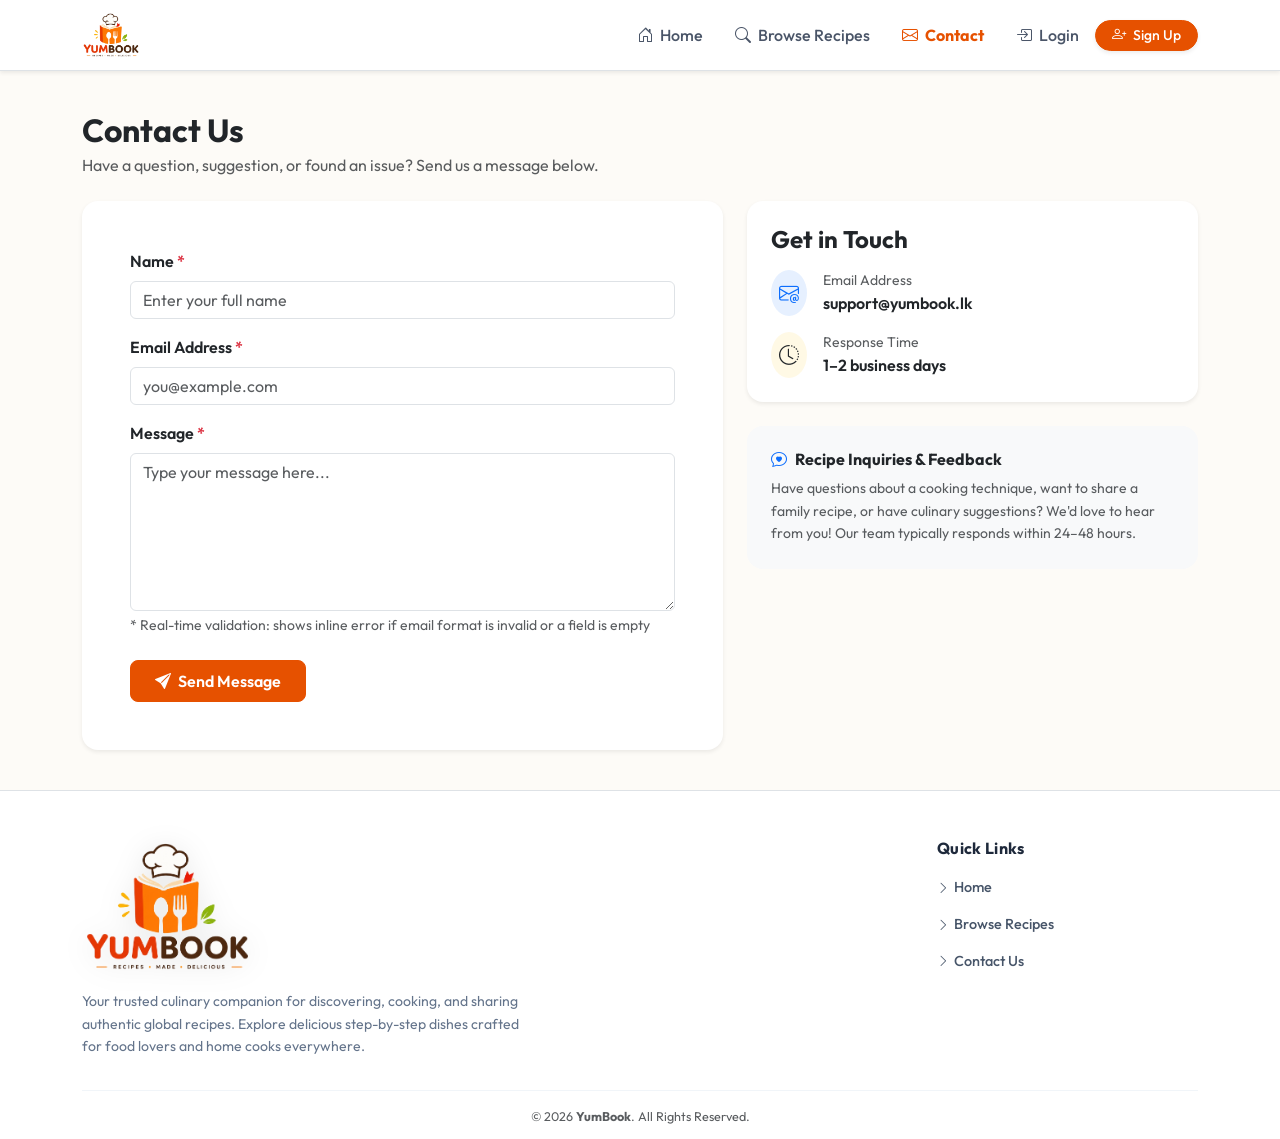
<file: contact.html>
<!DOCTYPE html>
<html lang="en">
<head>
    <meta charset="UTF-8">
    <meta name="viewport" content="width=device-width, initial-scale=1.0">
    <title>Contact Us - YumBook</title>
    
    <!-- Google Fonts -->
    <link rel="preconnect" href="https://fonts.googleapis.com">
    <link rel="preconnect" href="https://fonts.gstatic.com" crossorigin>
    <link href="https://fonts.googleapis.com/css2?family=Outfit:wght@400;500;600;700;800&family=Inter:wght@400;500;600&display=swap" rel="stylesheet">
    
    <!-- Bootstrap 5 CSS -->
    <link href="https://cdn.jsdelivr.net/npm/bootstrap@5.3.3/dist/css/bootstrap.min.css" rel="stylesheet">
    
    <!-- Bootstrap Icons -->
    <link rel="stylesheet" href="https://cdn.jsdelivr.net/npm/bootstrap-icons@1.11.3/font/bootstrap-icons.min.css">
    
    <!-- Custom CSS -->
    <link rel="stylesheet" href="assets/css/style.css?v=15.0">
</head>
<body>

    <!-- Main Navigation Bar -->
    <nav class="navbar navbar-expand-lg navbar-light bg-white border-bottom shadow-sm sticky-top">
        <div class="container">
            <a class="navbar-brand d-flex align-items-center py-1" href="index.html">
                <img src="assets/images/logo-clean.png" alt="YumBook Logo" class="navbar-brand-logo">
            </a>
            
            <button class="navbar-toggler border-0" type="button" data-bs-toggle="collapse" data-bs-target="#navbarMain" aria-controls="navbarMain" aria-expanded="false" aria-label="Toggle navigation">
                <span class="navbar-toggler-icon"></span>
            </button>
            
            <div class="collapse navbar-collapse" id="navbarMain">
                <ul class="navbar-nav ms-auto mb-2 mb-lg-0 align-items-lg-center gap-lg-3">
                    <li class="nav-item">
                        <a class="nav-link" href="index.html">
                            <i class="bi bi-house-door me-1"></i> Home
                        </a>
                    </li>
                    <li class="nav-item">
                        <a class="nav-link" href="recipes.html">
                            <i class="bi bi-search me-1"></i> Browse Recipes
                        </a>
                    </li>
                    <li class="nav-item">
                        <a class="nav-link active fw-bold" href="contact.html">
                            <i class="bi bi-envelope me-1"></i> Contact
                        </a>
                    </li>
                </ul>
            </div>
        </div>
    </nav>

    <main class="py-4">
        <div class="container py-3">
            <!-- Page Header (Matches Wireframe 7.3) -->
            <div class="mb-4">
                <h1 class="h2 fw-bold text-dark mb-1">Contact Us</h1>
                <p class="text-muted">Have a question, suggestion, or found an issue? Send us a message below.</p>
            </div>

            <!-- Confirmation Success Message Area (Matches Wireframe 7.3) -->
            <div id="confirmationAlert" class="alert alert-success alert-dismissible fade show shadow-sm mb-4" style="display: none;" role="alert">
                <div class="d-flex align-items-center gap-2">
                    <i class="bi bi-check-circle-fill fs-4 text-success"></i>
                    <div>
                        <strong>Message Delivered!</strong><br>
                        Thank you for reaching out! Your message has been sent successfully. We will get back to you shortly.
                    </div>
                </div>
                <button type="button" class="btn-close" onclick="this.parentElement.style.display='none'"></button>
            </div>

            <div class="row g-4">
                <!-- Contact Form Column (Matches Wireframe 7.3) -->
                <div class="col-lg-7">
                    <div class="card border-0 shadow-sm rounded-4 p-4 p-md-5">
                        <form id="contactForm" novalidate>
                            <!-- Name Input -->
                            <div class="mb-3">
                                <label for="name" class="form-label fw-semibold">Name <span class="text-danger">*</span></label>
                                <input type="text" class="form-control" id="name" placeholder="Enter your full name" required>
                                <div class="invalid-feedback">Please enter your name (at least 2 characters).</div>
                            </div>

                            <!-- Email Input -->
                            <div class="mb-3">
                                <label for="email" class="form-label fw-semibold">Email Address <span class="text-danger">*</span></label>
                                <input type="email" class="form-control" id="email" placeholder="you@example.com" required>
                                <div class="invalid-feedback">Please enter a valid email address.</div>
                            </div>

                            <!-- Message Textarea -->
                            <div class="mb-4">
                                <label for="message" class="form-label fw-semibold">Message <span class="text-danger">*</span></label>
                                <textarea class="form-control" id="message" rows="6" placeholder="Type your message here..." required></textarea>
                                <div class="invalid-feedback">Message must be at least 10 characters long.</div>
                                <div class="form-text small text-muted">* Real-time validation: shows inline error if email format is invalid or a field is empty</div>
                            </div>

                            <button type="submit" class="btn btn-primary px-4 py-2 fw-semibold" id="sendMsgBtn">
                                <i class="bi bi-send-fill me-1"></i> Send Message
                            </button>
                        </form>
                    </div>
                </div>

                <!-- Get in Touch Info Panel Column (Matches Wireframe 7.3) -->
                <div class="col-lg-5">
                    <div class="card border-0 shadow-sm rounded-4 p-4 mb-4">
                        <h4 class="fw-bold mb-3">Get in Touch</h4>
                        
                        <div class="d-flex align-items-start gap-3 mb-3">
                            <div class="bg-primary bg-opacity-10 text-primary p-2 rounded-circle">
                                <i class="bi bi-envelope-at fs-5"></i>
                            </div>
                            <div>
                                <div class="text-muted small">Email Address</div>
                                <a href="mailto:support@yumbook.lk" class="fw-semibold text-decoration-none text-dark">
                                    support@yumbook.lk
                                </a>
                            </div>
                        </div>

                        <div class="d-flex align-items-start gap-3 mb-0">
                            <div class="bg-warning bg-opacity-10 text-warning p-2 rounded-circle">
                                <i class="bi bi-clock-history fs-5 text-dark"></i>
                            </div>
                            <div>
                                <div class="text-muted small">Response Time</div>
                                <div class="fw-semibold text-dark">1–2 business days</div>
                            </div>
                        </div>
                    </div>

                    <!-- Recipe Inquiries & Help Card -->
                    <div class="card border-0 bg-light rounded-4 p-4">
                        <h6 class="fw-bold mb-2 text-dark">
                            <i class="bi bi-chat-heart text-primary me-2"></i>Recipe Inquiries &amp; Feedback
                        </h6>
                        <p class="small text-muted mb-0" style="line-height: 1.6;">
                            Have questions about a cooking technique, want to share a family recipe, or have culinary suggestions? We'd love to hear from you! Our team typically responds within 24–48 hours.
                        </p>
                    </div>
                </div>
            </div>
        </div>
    </main>

    <!-- Enhanced Modern Footer -->
    <footer class="site-footer border-top">
        <div class="container">
            <div class="row g-4 justify-content-between">
                <!-- Brand & Description -->
                <div class="col-lg-5 col-md-6 text-center text-md-start">
                    <a href="index.html" class="d-inline-block mb-3 text-decoration-none">
                        <img src="assets/images/logo-clean.png" alt="YumBook Logo" class="footer-brand-logo">
                    </a>
                    <p class="footer-brand-desc mb-0">
                        Your trusted culinary companion for discovering, cooking, and sharing authentic global recipes. Explore delicious step-by-step dishes crafted for food lovers and home cooks everywhere.
                    </p>
                </div>

                <!-- Navigation Links: Quick Links -->
                <div class="col-lg-3 col-md-4 text-center text-md-start ms-md-auto">
                    <h6 class="footer-section-title">Quick Links</h6>
                    <ul class="footer-nav-links list-unstyled mb-0">
                        <li>
                            <a href="index.html" class="footer-link">
                                <i class="bi bi-chevron-right small me-1"></i>Home
                            </a>
                        </li>
                        <li>
                            <a href="recipes.html" class="footer-link">
                                <i class="bi bi-chevron-right small me-1"></i>Browse Recipes
                            </a>
                        </li>
                        <li>
                            <a href="contact.html" class="footer-link">
                                <i class="bi bi-chevron-right small me-1"></i>Contact Us
                            </a>
                        </li>
                    </ul>
                </div>
            </div>

            <!-- Copyright Section -->
            <div class="footer-bottom text-center">
                <p class="text-muted small mb-0">
                    &copy; 2026 <strong>YumBook</strong>. All Rights Reserved.
                </p>
            </div>
        </div>
    </footer>

    <!-- Floating Scroll-to-Top Button -->
    <button type="button" id="floatingBackToTop" class="floating-back-to-top" aria-label="Scroll to top">
        <i class="bi bi-arrow-up"></i>
    </button>

    <!-- Bootstrap 5 Bundle JS -->
    <script src="https://cdn.jsdelivr.net/npm/bootstrap@5.3.3/dist/js/bootstrap.bundle.min.js"></script>
    
    <!-- Application Scripts -->
    <script src="assets/js/recipes-data.js?v=18.0"></script>
    <script src="assets/js/app-store.js?v=15.0"></script>
    <script src="assets/js/main.js"></script>
    <script>
        document.addEventListener('DOMContentLoaded', () => {
            const form = document.getElementById('contactForm');
            const nameInput = document.getElementById('name');
            const emailInput = document.getElementById('email');
            const messageInput = document.getElementById('message');
            const alertBox = document.getElementById('confirmationAlert');

            function isValidEmail(email) {
                return /^[^\s@]+@[^\s@]+\.[^\s@]+$/.test(email.toLowerCase());
            }

            function validateField(input, condition, feedbackMsg) {
                const feedback = input.nextElementSibling;
                if (condition) {
                    input.classList.remove('is-invalid');
                    input.classList.add('is-valid');
                    return true;
                } else {
                    input.classList.remove('is-valid');
                    input.classList.add('is-invalid');
                    if (feedback && feedback.classList.contains('invalid-feedback')) {
                        feedback.textContent = feedbackMsg;
                    }
                    return false;
                }
            }

            nameInput.addEventListener('input', () => validateField(nameInput, nameInput.value.trim().length >= 2, 'Please enter your name (at least 2 characters).'));
            emailInput.addEventListener('input', () => validateField(emailInput, isValidEmail(emailInput.value.trim()), 'Please enter a valid email address.'));
            messageInput.addEventListener('input', () => validateField(messageInput, messageInput.value.trim().length >= 10, 'Message must be at least 10 characters long.'));

            form.addEventListener('submit', (e) => {
                e.preventDefault();
                const isNameValid = validateField(nameInput, nameInput.value.trim().length >= 2, 'Please enter your name (at least 2 characters).');
                const isEmailValid = validateField(emailInput, isValidEmail(emailInput.value.trim()), 'Please enter a valid email address.');
                const isMsgValid = validateField(messageInput, messageInput.value.trim().length >= 10, 'Message must be at least 10 characters long.');

                if (isNameValid && isEmailValid && isMsgValid) {
                    saveContactMessage(nameInput.value.trim(), emailInput.value.trim(), messageInput.value.trim());
                    alertBox.style.display = 'block';
                    alertBox.scrollIntoView({ behavior: 'smooth' });
                    form.reset();
                    [nameInput, emailInput, messageInput].forEach(el => el.classList.remove('is-valid'));
                }
            });
        });
    </script>
</body>
</html>
</file>
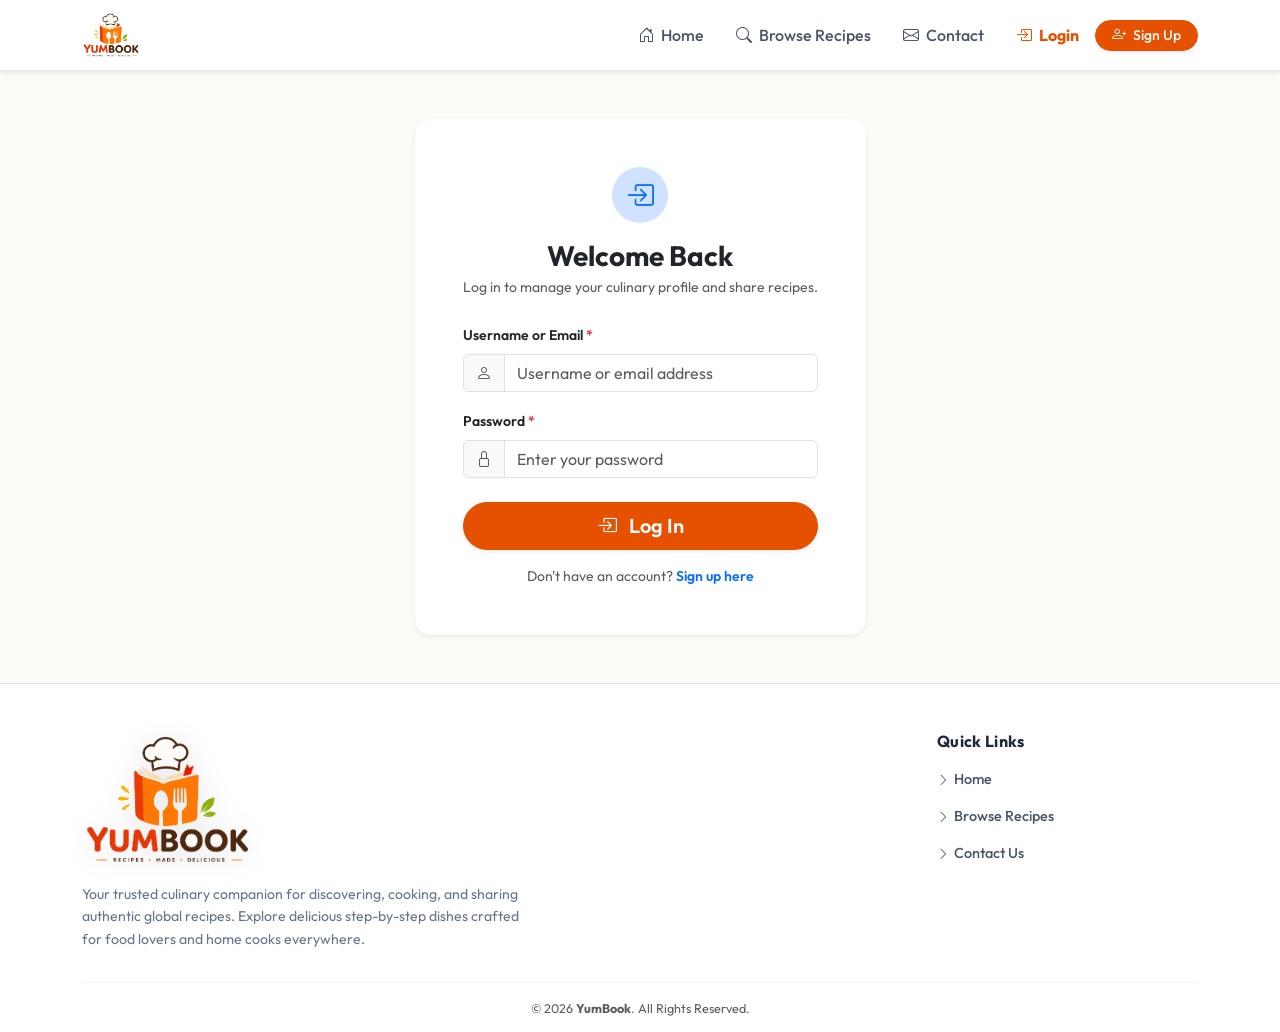
<file: dashboard.html>
<!DOCTYPE html>
<html lang="en">
<head>
    <meta charset="UTF-8">
    <meta name="viewport" content="width=device-width, initial-scale=1.0">
    <title>My Dashboard - YumBook</title>
    
    <!-- Google Fonts -->
    <link rel="preconnect" href="https://fonts.googleapis.com">
    <link rel="preconnect" href="https://fonts.gstatic.com" crossorigin>
    <link href="https://fonts.googleapis.com/css2?family=Outfit:wght@400;500;600;700;800&family=Inter:wght@400;500;600&display=swap" rel="stylesheet">
    
    <!-- Bootstrap 5 CSS -->
    <link href="https://cdn.jsdelivr.net/npm/bootstrap@5.3.3/dist/css/bootstrap.min.css" rel="stylesheet">
    
    <!-- Bootstrap Icons -->
    <link rel="stylesheet" href="https://cdn.jsdelivr.net/npm/bootstrap-icons@1.11.3/font/bootstrap-icons.min.css">
    
    <!-- Custom CSS -->
    <link rel="stylesheet" href="assets/css/style.css">
</head>
<body>

    <!-- Main Navigation Bar -->
    <nav class="navbar navbar-expand-lg navbar-light bg-white border-bottom shadow-sm sticky-top">
        <div class="container">
            <a class="navbar-brand d-flex align-items-center py-1" href="index.html">
                <img src="assets/images/logo-clean.png" alt="YumBook Logo" class="navbar-brand-logo">
            </a>
            
            <button class="navbar-toggler border-0" type="button" data-bs-toggle="collapse" data-bs-target="#navbarMain" aria-controls="navbarMain" aria-expanded="false" aria-label="Toggle navigation">
                <span class="navbar-toggler-icon"></span>
            </button>
            
            <div class="collapse navbar-collapse" id="navbarMain">
                <ul class="navbar-nav ms-auto mb-2 mb-lg-0 align-items-lg-center gap-lg-3">
                    <li class="nav-item">
                        <a class="nav-link" href="index.html">
                            <i class="bi bi-house-door me-1"></i> Home
                        </a>
                    </li>
                    <li class="nav-item">
                        <a class="nav-link" href="recipes.html">
                            <i class="bi bi-search me-1"></i> Browse Recipes
                        </a>
                    </li>
                    <li class="nav-item">
                        <a class="nav-link" href="contact.html">
                            <i class="bi bi-envelope me-1"></i> Contact
                        </a>
                    </li>
                </ul>
            </div>
        </div>
    </nav>

    <main class="py-4">
        <div class="container py-3">
            <!-- User Profile Header Banner -->
            <div class="card border-0 shadow-sm rounded-4 bg-primary text-white mb-4 overflow-hidden">
                <div class="card-body p-4 p-md-5 position-relative">
                    <div class="row align-items-center">
                        <div class="col-md-8">
                            <div class="d-flex align-items-center gap-3 mb-2">
                                <div id="userAvatar" class="rounded-circle bg-white text-primary d-flex align-items-center justify-content-center shadow" style="width: 64px; height: 64px; font-size: 1.8rem; font-weight: 700;">
                                    U
                                </div>
                                <div>
                                    <h1 class="h2 fw-bold mb-0 text-white" id="profileName">User Name</h1>
                                    <div class="opacity-75 small">
                                        <span class="badge bg-white text-primary me-2" id="profileUsername">@username</span>
                                        <span><i class="bi bi-envelope me-1"></i><span id="profileEmail">user@example.com</span></span>
                                    </div>
                                </div>
                            </div>
                            <p class="mb-0 mt-3 text-white-50">
                                Welcome to your creator dashboard. Here you can submit authentic homemade recipes, monitor feedback, and manage your culinary creations.
                            </p>
                        </div>
                        <div class="col-md-4 mt-3 mt-md-0 text-md-end">
                            <a href="#newRecipeCard" class="btn btn-light btn-lg rounded-pill fw-semibold shadow-sm text-primary">
                                <i class="bi bi-plus-circle me-1"></i> Add New Recipe
                            </a>
                        </div>
                    </div>
                </div>
            </div>

            <!-- Quick Stats Cards -->
            <div class="row g-3 mb-4">
                <div class="col-sm-6 col-lg-3">
                    <div class="card border-0 shadow-sm rounded-4 h-100">
                        <div class="card-body d-flex align-items-center p-3">
                            <div class="rounded-circle bg-primary-subtle text-primary p-3 me-3">
                                <i class="bi bi-journal-bookmark-fill fs-3"></i>
                            </div>
                            <div>
                                <div class="text-muted small">My Recipes</div>
                                <div class="fs-4 fw-bold" id="myRecipesCount">0</div>
                            </div>
                        </div>
                    </div>
                </div>
                <div class="col-sm-6 col-lg-3">
                    <div class="card border-0 shadow-sm rounded-4 h-100">
                        <div class="card-body d-flex align-items-center p-3">
                            <div class="rounded-circle bg-success-subtle text-success p-3 me-3">
                                <i class="bi bi-star-fill fs-3"></i>
                            </div>
                            <div>
                                <div class="text-muted small">Account Status</div>
                                <div class="fs-5 fw-bold text-success">Verified Cook</div>
                            </div>
                        </div>
                    </div>
                </div>
                <div class="col-sm-6 col-lg-3">
                    <div class="card border-0 shadow-sm rounded-4 h-100">
                        <div class="card-body d-flex align-items-center p-3">
                            <div class="rounded-circle bg-warning-subtle text-warning p-3 me-3">
                                <i class="bi bi-calendar-check fs-3"></i>
                            </div>
                            <div>
                                <div class="text-muted small">Member Since</div>
                                <div class="fs-6 fw-bold" id="profileMemberSince">Jan 2026</div>
                            </div>
                        </div>
                    </div>
                </div>
                <div class="col-sm-6 col-lg-3">
                    <div class="card border-0 shadow-sm rounded-4 h-100">
                        <div class="card-body d-flex align-items-center p-3">
                            <div class="rounded-circle bg-info-subtle text-info p-3 me-3">
                                <i class="bi bi-globe-americas fs-3"></i>
                            </div>
                            <div>
                                <div class="text-muted small">Community Recipes</div>
                                <div class="fs-4 fw-bold">100+</div>
                            </div>
                        </div>
                    </div>
                </div>
            </div>

            <div id="recipeSuccessAlert" class="alert alert-success alert-dismissible fade show rounded-3 shadow-sm mb-4" style="display: none;" role="alert">
                <i class="bi bi-check-circle-fill me-2"></i>
                <span id="recipeSuccessAlertText">Recipe published successfully!</span>
                <button type="button" class="btn-close" onclick="this.parentElement.style.display='none'"></button>
            </div>

            <div class="row g-4">
                <!-- Add New Recipe Form -->
                <div class="col-lg-6" id="newRecipeCard">
                    <div class="card border-0 shadow-sm rounded-4 h-100">
                        <div class="card-header bg-white border-bottom p-4">
                            <div class="d-flex align-items-center gap-2">
                                <i class="bi bi-pencil-square text-primary fs-4"></i>
                                <h2 class="h5 fw-bold mb-0">Share a New Recipe</h2>
                            </div>
                            <p class="text-muted small mb-0 mt-1">Submit your dish to the YumBook recipe collection.</p>
                        </div>
                        <div class="card-body p-4">
                            <form id="addRecipeForm" novalidate>
                                <div class="mb-3">
                                    <label for="recipeTitle" class="form-label fw-semibold small">Recipe Title <span class="text-danger">*</span></label>
                                    <input type="text" class="form-control" id="recipeTitle" placeholder="e.g. Traditional Sri Lankan Kothu Roti" required minlength="3">
                                </div>

                                <div class="row g-3 mb-3">
                                    <div class="col-md-6">
                                        <label for="recipeCategory" class="form-label fw-semibold small">Category <span class="text-danger">*</span></label>
                                        <select class="form-select" id="recipeCategory" required>
                                            <option value="" selected disabled>Select category...</option>
                                            <option value="Breakfast">Breakfast</option>
                                            <option value="Lunch">Lunch</option>
                                            <option value="Dinner">Dinner</option>
                                            <option value="Dessert">Dessert</option>
                                            <option value="Vegan">Vegan</option>
                                            <option value="Beverages">Beverages</option>
                                        </select>
                                    </div>
                                    <div class="col-md-6">
                                        <label for="recipeTime" class="form-label fw-semibold small">Cooking Time (minutes) <span class="text-danger">*</span></label>
                                        <input type="number" class="form-control" id="recipeTime" placeholder="e.g. 35" min="1" max="1440" required>
                                    </div>
                                </div>

                                <div class="row g-3 mb-3">
                                    <div class="col-md-6">
                                        <label for="recipeOrigin" class="form-label fw-semibold small">Country / Origin</label>
                                        <input type="text" class="form-control" id="recipeOrigin" placeholder="e.g. Sri Lanka, Italy, Mexico">
                                    </div>
                                    <div class="col-md-6">
                                        <label for="recipeImageUrl" class="form-label fw-semibold small">Image URL (Optional)</label>
                                        <input type="url" class="form-control" id="recipeImageUrl" placeholder="https://example.com/photo.jpg">
                                    </div>
                                </div>

                                <div class="mb-3">
                                    <label for="recipeIngredients" class="form-label fw-semibold small">Ingredients <span class="text-danger">*</span></label>
                                    <textarea class="form-control font-monospace small" id="recipeIngredients" rows="5" placeholder="Enter each ingredient on a new line:&#10;2 cups basmati rice&#10;1 tsp turmeric powder&#10;400ml coconut milk" required></textarea>
                                    <div class="form-text small">Enter each ingredient on its own separate line.</div>
                                </div>

                                <div class="mb-4">
                                    <label for="recipeSteps" class="form-label fw-semibold small">Preparation Steps / Instructions <span class="text-danger">*</span></label>
                                    <textarea class="form-control small" id="recipeSteps" rows="6" placeholder="Step 1: Wash and rinse rice until water runs clear...&#10;Step 2: Heat ghee in a deep clay pot over medium flame...&#10;Step 3: Simmer gently for 20 minutes until fluffy." required></textarea>
                                    <div class="form-text small">Explain each step clearly with tips and timing cues.</div>
                                </div>

                                <div class="d-grid">
                                    <button type="submit" class="btn btn-primary btn-lg rounded-pill fw-semibold shadow-sm">
                                        <i class="bi bi-cloud-arrow-up me-2"></i> Publish Recipe
                                    </button>
                                </div>
                            </form>
                        </div>
                    </div>
                </div>

                <!-- My Recipes List -->
                <div class="col-lg-6">
                    <div class="card border-0 shadow-sm rounded-4 h-100">
                        <div class="card-header bg-white border-bottom p-4 d-flex align-items-center justify-content-between">
                            <div>
                                <h2 class="h5 fw-bold mb-0">My Submitted Recipes</h2>
                                <p class="text-muted small mb-0 mt-1">Dishes published under your account.</p>
                            </div>
                            <span class="badge bg-primary rounded-pill px-3 py-2" id="myRecipesBadge">0 Published</span>
                        </div>
                        <div class="card-body p-4" id="myRecipesContainer">
                            <!-- Populated dynamically via JS -->
                        </div>
                    </div>
                </div>
            </div>
        </div>
    </main>

    <!-- Enhanced Modern Footer -->
    <footer class="site-footer border-top">
        <div class="container">
            <div class="row g-4 justify-content-between">
                <div class="col-lg-5 col-md-6 text-center text-md-start">
                    <a href="index.html" class="d-inline-block mb-3 text-decoration-none">
                        <img src="assets/images/logo-clean.png" alt="YumBook Logo" class="footer-brand-logo">
                    </a>
                    <p class="footer-brand-desc mb-0">
                        Your trusted culinary companion for discovering, cooking, and sharing authentic global recipes. Explore delicious step-by-step dishes crafted for food lovers and home cooks everywhere.
                    </p>
                </div>
                <div class="col-lg-3 col-md-4 text-center text-md-start ms-md-auto">
                    <h6 class="footer-section-title">Quick Links</h6>
                    <ul class="footer-nav-links list-unstyled mb-0">
                        <li><a href="index.html" class="footer-link"><i class="bi bi-chevron-right small me-1"></i>Home</a></li>
                        <li><a href="recipes.html" class="footer-link"><i class="bi bi-chevron-right small me-1"></i>Browse Recipes</a></li>
                        <li><a href="contact.html" class="footer-link"><i class="bi bi-chevron-right small me-1"></i>Contact Us</a></li>
                    </ul>
                </div>
            </div>
            <div class="footer-bottom text-center">
                <p class="text-muted small mb-0">&copy; 2026 <strong>YumBook</strong>. All Rights Reserved.</p>
            </div>
        </div>
    </footer>

    <!-- Bootstrap 5 Bundle JS -->
    <script src="https://cdn.jsdelivr.net/npm/bootstrap@5.3.3/dist/js/bootstrap.bundle.min.js"></script>
    <script src="assets/js/recipes-data.js?v=18.0"></script>
    <script src="assets/js/app-store.js?v=15.0"></script>
    <script src="assets/js/main.js"></script>
    <script>
        document.addEventListener('DOMContentLoaded', () => {
            const user = window.getCurrentUser();
            if (!user) {
                window.location.href = 'login.html';
                return;
            }

            // Populate user profile info
            document.getElementById('profileName').textContent = user.name || 'YumBook Chef';
            document.getElementById('profileUsername').textContent = '@' + (user.username || 'chef');
            document.getElementById('profileEmail').textContent = user.email || 'chef@yumbook.lk';
            document.getElementById('userAvatar').textContent = (user.name || 'U').charAt(0).toUpperCase();

            function loadMyRecipes() {
                const allRecipes = getAllRecipes();
                const myRecipes = allRecipes.filter(r => (r.author_name === user.name) || (r.user_id === user.id));

                document.getElementById('myRecipesCount').textContent = myRecipes.length;
                document.getElementById('myRecipesBadge').textContent = myRecipes.length + ' Published';

                const container = document.getElementById('myRecipesContainer');
                if (myRecipes.length === 0) {
                    container.innerHTML = `
                        <div class="text-center py-5">
                            <div class="bg-light rounded-circle d-inline-flex align-items-center justify-content-center mb-3" style="width: 72px; height: 72px;">
                                <i class="bi bi-egg-fried text-muted fs-2"></i>
                            </div>
                            <h3 class="h6 fw-bold">No Recipes Published Yet</h3>
                            <p class="text-muted small mx-auto" style="max-width: 320px;">
                                You haven't added any recipes yet. Use the form on the left to submit your first delicious recipe!
                            </p>
                        </div>
                    `;
                } else {
                    container.innerHTML = `
                        <div class="list-group list-group-flush gap-3">
                            ${myRecipes.map(recipe => `
                                <div class="list-group-item p-3 border rounded-3 d-flex gap-3 align-items-center">
                                    <img src="${recipe.image_url || 'assets/images/recipes/recipe-placeholder.jpg'}" 
                                         alt="${recipe.title}" 
                                         class="rounded-3 object-fit-cover shadow-sm flex-shrink-0" 
                                         style="width: 80px; height: 80px;"
                                         onerror="this.onerror=null;this.src='assets/images/recipes/recipe-placeholder.jpg';">
                                    <div class="flex-grow-1 min-w-0">
                                        <div class="d-flex align-items-center gap-2 mb-1 flex-wrap">
                                            <span class="badge bg-primary rounded-pill small">${recipe.category}</span>
                                            <span class="text-muted small"><i class="bi bi-clock me-1"></i>${recipe.cooking_time} mins</span>
                                            <span class="text-muted small"><i class="bi bi-geo-alt me-1"></i>${recipe.origin || 'Global'}</span>
                                        </div>
                                        <h4 class="h6 fw-bold text-truncate mb-1">${recipe.title}</h4>
                                        <div class="small text-warning">
                                            <i class="bi bi-star-fill"></i> ${(recipe.avg_rating || 5.0).toFixed(1)} 
                                            <span class="text-muted small">(${recipe.rating_count || 1})</span>
                                        </div>
                                    </div>
                                    <div class="flex-shrink-0">
                                        <a href="recipe-detail.html?id=${recipe.id}" class="btn btn-outline-primary btn-sm rounded-pill" title="View recipe">
                                            <i class="bi bi-eye"></i>
                                        </a>
                                    </div>
                                </div>
                            `).join('')}
                        </div>
                    `;
                }
            }

            loadMyRecipes();

            // Recipe Submission Form
            const form = document.getElementById('addRecipeForm');
            form.addEventListener('submit', (e) => {
                e.preventDefault();
                const title = document.getElementById('recipeTitle').value.trim();
                const category = document.getElementById('recipeCategory').value;
                const cooking_time = parseInt(document.getElementById('recipeTime').value);
                const origin = document.getElementById('recipeOrigin').value.trim() || 'Global';
                const image_url = document.getElementById('recipeImageUrl').value.trim() || 'assets/images/recipes/recipe-placeholder.jpg';
                const ingredients = document.getElementById('recipeIngredients').value.trim();
                const steps = document.getElementById('recipeSteps').value.trim();

                if (!title || !category || isNaN(cooking_time) || !ingredients || !steps) {
                    alert('Please complete all required fields.');
                    return;
                }

                const newRecipe = {
                    id: Date.now(),
                    user_id: user.id,
                    author_name: user.name || user.username,
                    title: title,
                    category: category,
                    origin: origin,
                    cooking_time: cooking_time,
                    image_url: image_url,
                    ingredients: ingredients,
                    steps: steps,
                    instructions: steps,
                    avg_rating: 5.0,
                    rating_count: 1
                };

                // Save to app store in localStorage
                const allRecipes = getAllRecipes();
                allRecipes.unshift(newRecipe);
                localStorage.setItem(STORAGE_KEYS.RECIPES, JSON.stringify(allRecipes));

                form.reset();
                const alertEl = document.getElementById('recipeSuccessAlert');
                document.getElementById('recipeSuccessAlertText').innerHTML = `Recipe <strong>${title}</strong> was successfully published and added to the catalog!`;
                alertEl.style.display = 'block';
                alertEl.scrollIntoView({ behavior: 'smooth' });

                loadMyRecipes();
            });
        });
    </script>
</body>
</html>
</file>
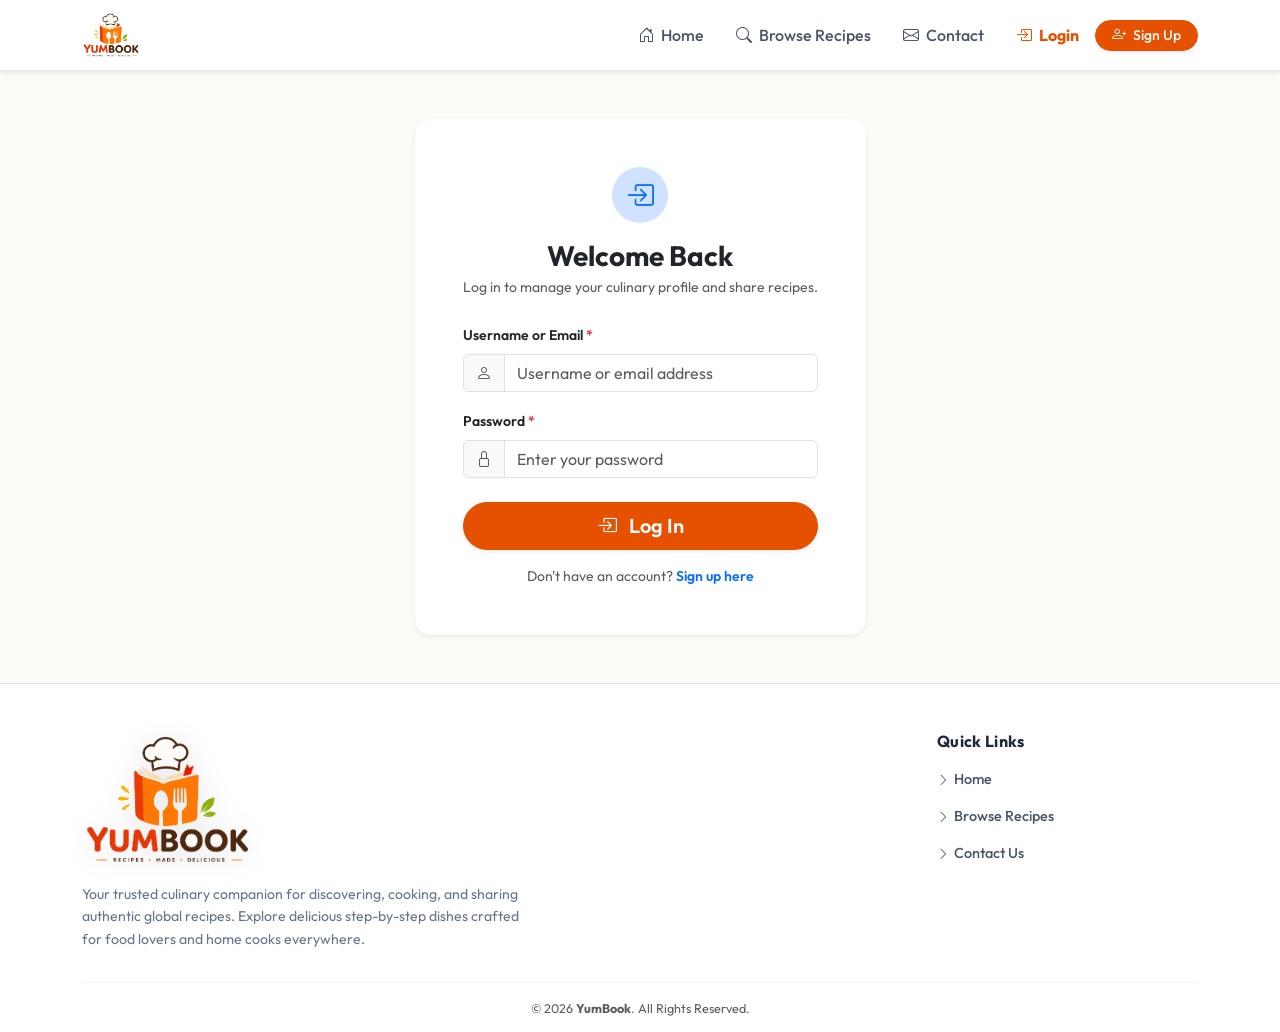
<file: login.html>
<!DOCTYPE html>
<html lang="en">
<head>
    <meta charset="UTF-8">
    <meta name="viewport" content="width=device-width, initial-scale=1.0">
    <title>Login - YumBook</title>
    
    <!-- Google Fonts -->
    <link rel="preconnect" href="https://fonts.googleapis.com">
    <link rel="preconnect" href="https://fonts.gstatic.com" crossorigin>
    <link href="https://fonts.googleapis.com/css2?family=Outfit:wght@400;500;600;700;800&family=Inter:wght@400;500;600&display=swap" rel="stylesheet">
    
    <!-- Bootstrap 5 CSS -->
    <link href="https://cdn.jsdelivr.net/npm/bootstrap@5.3.3/dist/css/bootstrap.min.css" rel="stylesheet">
    
    <!-- Bootstrap Icons -->
    <link rel="stylesheet" href="https://cdn.jsdelivr.net/npm/bootstrap-icons@1.11.3/font/bootstrap-icons.min.css">
    
    <!-- Custom CSS -->
    <link rel="stylesheet" href="assets/css/style.css">
</head>
<body>

    <!-- Main Navigation Bar -->
    <nav class="navbar navbar-expand-lg navbar-light bg-white border-bottom shadow-sm sticky-top">
        <div class="container">
            <a class="navbar-brand d-flex align-items-center py-1" href="index.html">
                <img src="assets/images/logo-clean.png" alt="YumBook Logo" class="navbar-brand-logo">
            </a>
            
            <button class="navbar-toggler border-0" type="button" data-bs-toggle="collapse" data-bs-target="#navbarMain" aria-controls="navbarMain" aria-expanded="false" aria-label="Toggle navigation">
                <span class="navbar-toggler-icon"></span>
            </button>
            
            <div class="collapse navbar-collapse" id="navbarMain">
                <ul class="navbar-nav ms-auto mb-2 mb-lg-0 align-items-lg-center gap-lg-3">
                    <li class="nav-item">
                        <a class="nav-link" href="index.html">
                            <i class="bi bi-house-door me-1"></i> Home
                        </a>
                    </li>
                    <li class="nav-item">
                        <a class="nav-link" href="recipes.html">
                            <i class="bi bi-search me-1"></i> Browse Recipes
                        </a>
                    </li>
                    <li class="nav-item">
                        <a class="nav-link" href="contact.html">
                            <i class="bi bi-envelope me-1"></i> Contact
                        </a>
                    </li>
                </ul>
            </div>
        </div>
    </nav>

    <main class="py-5">
        <div class="container">
            <div class="row justify-content-center">
                <div class="col-md-6 col-lg-5">
                    <div class="card shadow-sm border-0 rounded-4">
                        <div class="card-body p-4 p-md-5">
                            <div class="text-center mb-4">
                                <div class="d-inline-flex align-items-center justify-content-center bg-primary-subtle text-primary rounded-circle mb-3" style="width: 56px; height: 56px;">
                                    <i class="bi bi-box-arrow-in-right fs-3"></i>
                                </div>
                                <h1 class="h3 fw-bold mb-1">Welcome Back</h1>
                                <p class="text-muted small">Log in to manage your culinary profile and share recipes.</p>
                            </div>

                            <div id="loginAlert" class="alert alert-danger alert-dismissible fade show" style="display: none;" role="alert">
                                <i class="bi bi-exclamation-circle-fill me-2"></i>
                                <span id="loginAlertText"></span>
                                <button type="button" class="btn-close" onclick="this.parentElement.style.display='none'"></button>
                            </div>

                            <form id="loginForm" novalidate>
                                <div class="mb-3">
                                    <label for="login_identifier" class="form-label fw-semibold small">Username or Email <span class="text-danger">*</span></label>
                                    <div class="input-group">
                                        <span class="input-group-text bg-light text-muted"><i class="bi bi-person"></i></span>
                                        <input type="text" class="form-control" id="login_identifier" placeholder="Username or email address" required>
                                    </div>
                                </div>

                                <div class="mb-4">
                                    <label for="password" class="form-label fw-semibold small">Password <span class="text-danger">*</span></label>
                                    <div class="input-group">
                                        <span class="input-group-text bg-light text-muted"><i class="bi bi-lock"></i></span>
                                        <input type="password" class="form-control" id="password" placeholder="Enter your password" required>
                                    </div>
                                </div>

                                <div class="d-grid mb-3">
                                    <button type="submit" class="btn btn-primary btn-lg rounded-pill fw-semibold shadow-sm">
                                        <i class="bi bi-box-arrow-in-right me-2"></i> Log In
                                    </button>
                                </div>

                                <div class="text-center text-muted small">
                                    Don't have an account? 
                                    <a href="register.html" class="text-primary fw-semibold text-decoration-none">Sign up here</a>
                                </div>
                            </form>
                        </div>
                    </div>
                </div>
            </div>
        </div>
    </main>

    <!-- Enhanced Modern Footer -->
    <footer class="site-footer border-top">
        <div class="container">
            <div class="row g-4 justify-content-between">
                <div class="col-lg-5 col-md-6 text-center text-md-start">
                    <a href="index.html" class="d-inline-block mb-3 text-decoration-none">
                        <img src="assets/images/logo-clean.png" alt="YumBook Logo" class="footer-brand-logo">
                    </a>
                    <p class="footer-brand-desc mb-0">
                        Your trusted culinary companion for discovering, cooking, and sharing authentic global recipes. Explore delicious step-by-step dishes crafted for food lovers and home cooks everywhere.
                    </p>
                </div>
                <div class="col-lg-3 col-md-4 text-center text-md-start ms-md-auto">
                    <h6 class="footer-section-title">Quick Links</h6>
                    <ul class="footer-nav-links list-unstyled mb-0">
                        <li><a href="index.html" class="footer-link"><i class="bi bi-chevron-right small me-1"></i>Home</a></li>
                        <li><a href="recipes.html" class="footer-link"><i class="bi bi-chevron-right small me-1"></i>Browse Recipes</a></li>
                        <li><a href="contact.html" class="footer-link"><i class="bi bi-chevron-right small me-1"></i>Contact Us</a></li>
                    </ul>
                </div>
            </div>
            <div class="footer-bottom text-center">
                <p class="text-muted small mb-0">&copy; 2026 <strong>YumBook</strong>. All Rights Reserved.</p>
            </div>
        </div>
    </footer>

    <!-- Bootstrap 5 Bundle JS -->
    <script src="https://cdn.jsdelivr.net/npm/bootstrap@5.3.3/dist/js/bootstrap.bundle.min.js"></script>
    <script src="assets/js/main.js"></script>
    <script>
        document.addEventListener('DOMContentLoaded', () => {
            if (window.getCurrentUser()) {
                window.location.href = 'dashboard.html';
                return;
            }

            const form = document.getElementById('loginForm');
            const alertBox = document.getElementById('loginAlert');
            const alertText = document.getElementById('loginAlertText');

            form.addEventListener('submit', (e) => {
                e.preventDefault();
                const identifier = document.getElementById('login_identifier').value.trim();
                const pass = document.getElementById('password').value;

                if (!identifier || !pass) {
                    alertText.textContent = 'Please enter both your username/email and password.';
                    alertBox.style.display = 'block';
                    return;
                }

                // Check registered users in localStorage
                try {
                    const regUsers = JSON.parse(localStorage.getItem('yumbook_registered_users') || '[]');
                    const found = regUsers.find(u => (u.username.toLowerCase() === identifier.toLowerCase() || u.email.toLowerCase() === identifier.toLowerCase()) && u.password === pass);
                    if (found) {
                        window.setCurrentUser(found);
                        window.location.href = 'dashboard.html';
                        return;
                    }
                } catch (err) {}

                alertText.textContent = 'Invalid username/email or password. Please try again.';
                alertBox.style.display = 'block';
            });
        });
    </script>
</body>
</html>
</file>
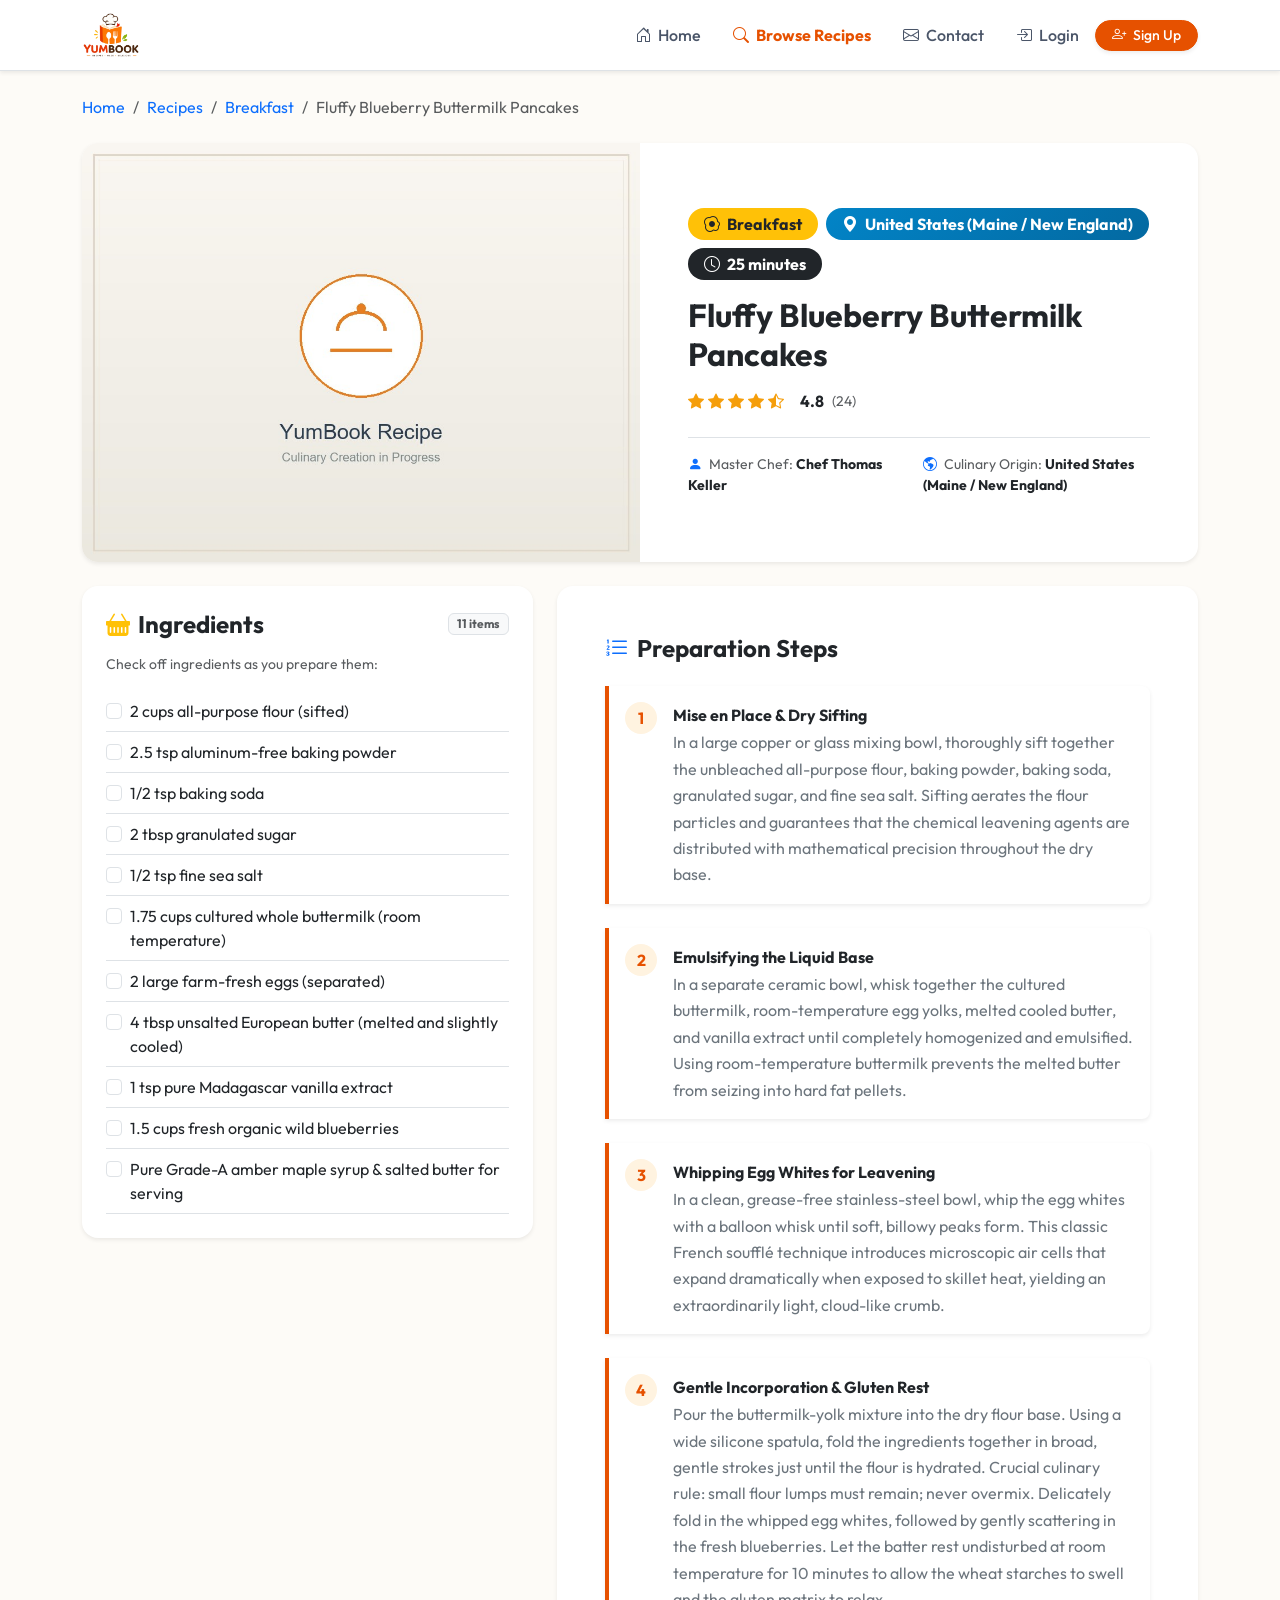
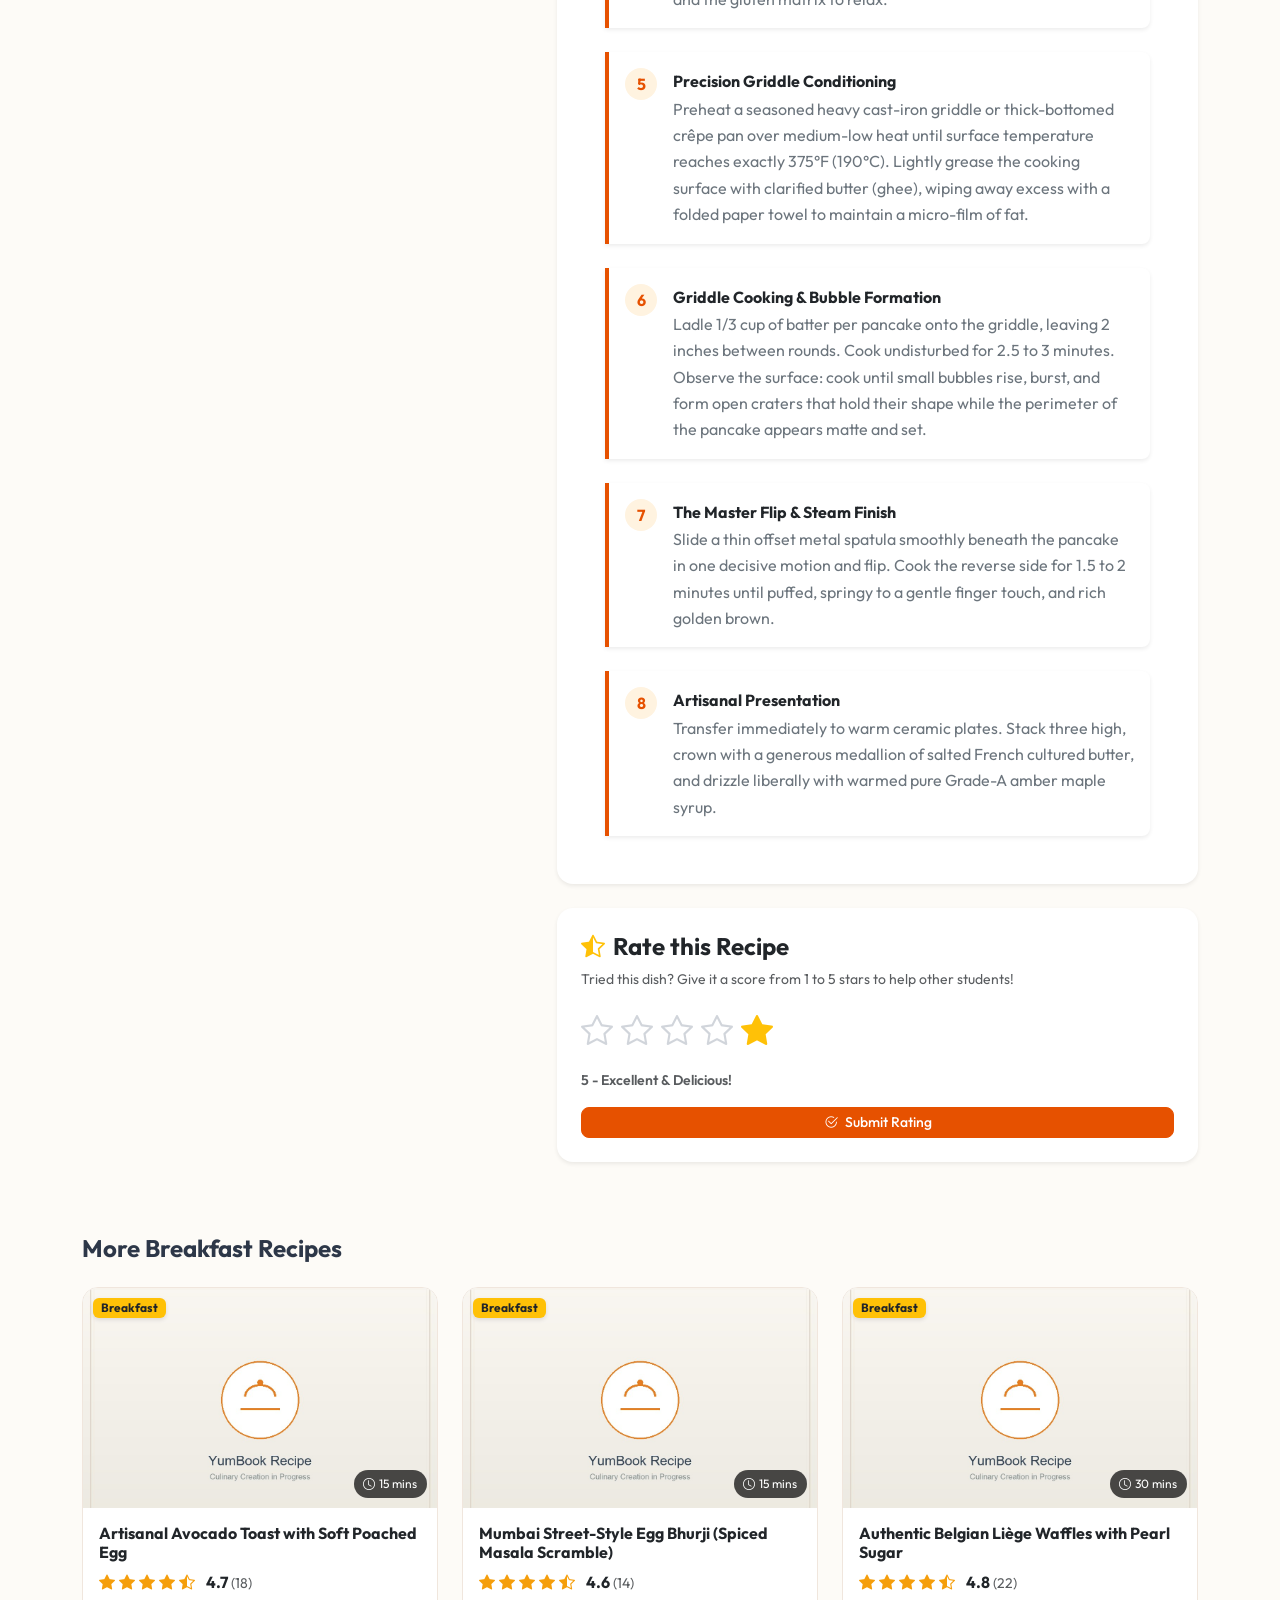
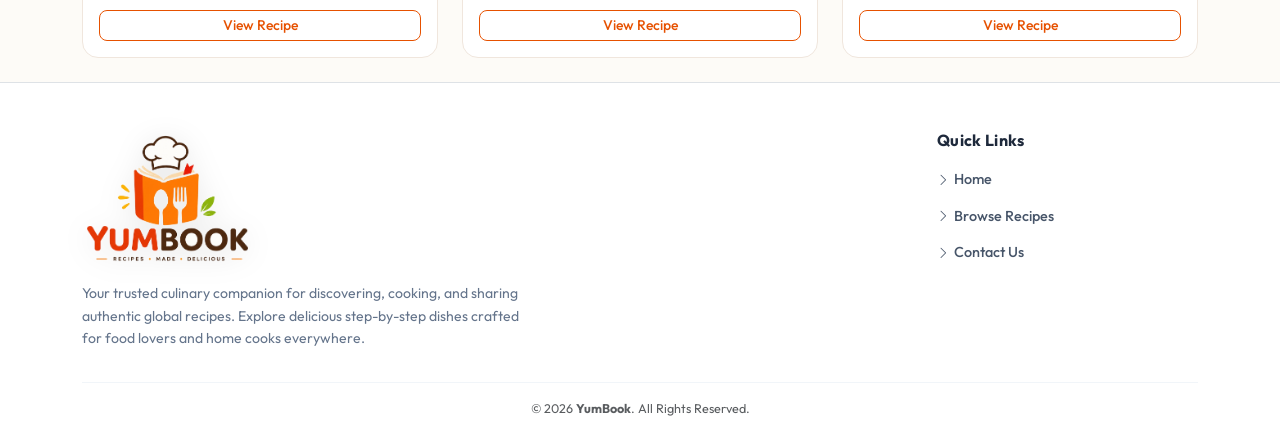
<file: recipe-detail.html>
<!DOCTYPE html>
<html lang="en">
<head>
    <meta charset="UTF-8">
    <meta name="viewport" content="width=device-width, initial-scale=1.0">
    <title>Recipe Details - YumBook</title>
    
    <!-- Google Fonts -->
    <link rel="preconnect" href="https://fonts.googleapis.com">
    <link rel="preconnect" href="https://fonts.gstatic.com" crossorigin>
    <link href="https://fonts.googleapis.com/css2?family=Outfit:wght@400;500;600;700;800&family=Inter:wght@400;500;600&display=swap" rel="stylesheet">
    
    <!-- Bootstrap 5 CSS -->
    <link href="https://cdn.jsdelivr.net/npm/bootstrap@5.3.3/dist/css/bootstrap.min.css" rel="stylesheet">
    
    <!-- Bootstrap Icons -->
    <link rel="stylesheet" href="https://cdn.jsdelivr.net/npm/bootstrap-icons@1.11.3/font/bootstrap-icons.min.css">
    
    <!-- Custom CSS -->
    <link rel="stylesheet" href="assets/css/style.css?v=15.0">
</head>
<body>

    <!-- Main Navigation Bar -->
    <nav class="navbar navbar-expand-lg navbar-light bg-white border-bottom shadow-sm sticky-top">
        <div class="container">
            <a class="navbar-brand d-flex align-items-center py-1" href="index.html">
                <img src="assets/images/logo-clean.png" alt="YumBook Logo" class="navbar-brand-logo">
            </a>
            
            <button class="navbar-toggler border-0" type="button" data-bs-toggle="collapse" data-bs-target="#navbarMain" aria-controls="navbarMain" aria-expanded="false" aria-label="Toggle navigation">
                <span class="navbar-toggler-icon"></span>
            </button>
            
            <div class="collapse navbar-collapse" id="navbarMain">
                <ul class="navbar-nav ms-auto mb-2 mb-lg-0 align-items-lg-center gap-lg-3">
                    <li class="nav-item">
                        <a class="nav-link" href="index.html">
                            <i class="bi bi-house-door me-1"></i> Home
                        </a>
                    </li>
                    <li class="nav-item">
                        <a class="nav-link active fw-bold" href="recipes.html">
                            <i class="bi bi-search me-1"></i> Browse Recipes
                        </a>
                    </li>
                    <li class="nav-item">
                        <a class="nav-link" href="contact.html">
                            <i class="bi bi-envelope me-1"></i> Contact
                        </a>
                    </li>
                </ul>
            </div>
        </div>
    </nav>

    <main class="py-4">
        <div class="container" id="recipeDetailContainer">
            <!-- Breadcrumbs -->
            <nav aria-label="breadcrumb" class="mb-4">
                <ol class="breadcrumb">
                    <li class="breadcrumb-item"><a href="index.html" class="text-decoration-none">Home</a></li>
                    <li class="breadcrumb-item"><a href="recipes.html" class="text-decoration-none">Recipes</a></li>
                    <li class="breadcrumb-item"><a href="#" id="breadCategory" class="text-decoration-none">Category</a></li>
                    <li class="breadcrumb-item active" id="breadTitle" aria-current="page">Recipe Title</li>
                </ol>
            </nav>

            <!-- Success Alert for Rating -->
            <div id="ratingSuccessAlert" class="alert alert-success alert-dismissible fade show shadow-sm mb-4" style="display: none;" role="alert">
                <i class="bi bi-check-circle-fill me-2"></i> <span id="ratingSuccessText"></span>
                <button type="button" class="btn-close" onclick="this.parentElement.style.display='none'"></button>
            </div>

            <!-- Recipe Header Card -->
            <div class="card border-0 shadow-sm rounded-4 overflow-hidden mb-4">
                <div class="row g-0">
                    <div class="col-lg-6">
                        <img src="" id="recipeImg" alt="Recipe Image" class="img-fluid h-100 w-100" style="min-height: 340px; max-height: 420px; object-fit: cover;" onerror="this.onerror=null;this.src='assets/images/recipes/recipe-placeholder.jpg';">
                    </div>
                    <div class="col-lg-6 p-4 p-md-5 d-flex flex-column justify-content-center">
                        <div class="d-flex flex-wrap gap-2 mb-3">
                            <span class="badge fs-6 px-3 py-2 rounded-pill" id="recipeCatBadge">
                                <i class="bi me-1" id="recipeCatIcon"></i>
                                <span id="recipeCatName">Category</span>
                            </span>
                            <span class="badge bg-primary text-white fs-6 px-3 py-2 rounded-pill" id="recipeOriginBadge" style="background: linear-gradient(135deg, #0284c7 0%, #0369a1 100%) !important;">
                                <i class="bi bi-geo-alt-fill me-1"></i> <span id="recipeOrigin">Origin</span>
                            </span>
                            <span class="badge bg-dark text-white fs-6 px-3 py-2 rounded-pill">
                                <i class="bi bi-clock me-1"></i> <span id="recipeCookingTime">30</span> minutes
                            </span>
                        </div>

                        <h1 class="h2 fw-bold text-dark mb-3" id="recipeTitle">Recipe Title</h1>

                        <div class="mb-3 d-flex align-items-center gap-2" id="recipeRatingArea">
                            <!-- Star Rating Area -->
                        </div>

                        <div class="text-muted small border-top pt-3 mt-2">
                            <div class="row g-2">
                                <div class="col-sm-6">
                                    <i class="bi bi-person-fill text-primary me-1"></i> Master Chef: 
                                    <strong id="recipeAuthor" class="text-dark">Community Chef</strong>
                                </div>
                                <div class="col-sm-6">
                                    <i class="bi bi-globe-americas text-primary me-1"></i> Culinary Origin: 
                                    <strong id="recipeOriginText" class="text-dark">Authentic Regional</strong>
                                </div>
                            </div>
                        </div>
                    </div>
                </div>
            </div>

            <div class="row g-4">
                <!-- Ingredients Column -->
                <div class="col-lg-5">
                    <div class="card border-0 shadow-sm rounded-4 p-4 mb-4 sticky-top" style="top: 80px; z-index: 10;">
                        <div class="d-flex justify-content-between align-items-center mb-3">
                            <h3 class="h4 fw-bold mb-0">
                                <i class="bi bi-basket-fill text-warning me-2"></i>Ingredients
                            </h3>
                            <span class="badge bg-light text-muted border" id="ingredientCount">0 items</span>
                        </div>
                        <p class="text-muted small mb-3">Check off ingredients as you prepare them:</p>

                        <ul class="list-unstyled ingredient-list mb-0" id="ingredientListContainer">
                            <!-- Dynamic checklist -->
                        </ul>
                    </div>
                </div>

                <!-- Preparation Steps Column -->
                <div class="col-lg-7">
                    <div class="card border-0 shadow-sm rounded-4 p-4 p-md-5 mb-4">
                        <h3 class="h4 fw-bold mb-4">
                            <i class="bi bi-list-ol text-primary me-2"></i>Preparation Steps
                        </h3>

                        <div class="d-flex flex-column gap-4" id="stepsContainer">
                            <!-- Dynamic step cards -->
                        </div>
                    </div>

                    <!-- Interactive Star Rating Submission Widget -->
                    <div class="card border-0 shadow-sm rounded-4 p-4 mb-4" id="ratingCard">
                        <h4 class="fw-bold mb-2">
                            <i class="bi bi-star-half text-warning me-2"></i>Rate this Recipe
                        </h4>
                        <p class="text-muted small mb-3">
                            Tried this dish? Give it a score from 1 to 5 stars to help other students!
                        </p>

                        <div class="rating-widget mb-3 d-flex align-items-center gap-2" id="detailRatingWidget">
                            <i class="bi bi-star star-btn fs-2 cursor-pointer" data-val="1" title="1 Star"></i>
                            <i class="bi bi-star star-btn fs-2 cursor-pointer" data-val="2" title="2 Stars"></i>
                            <i class="bi bi-star star-btn fs-2 cursor-pointer" data-val="3" title="3 Stars"></i>
                            <i class="bi bi-star star-btn fs-2 cursor-pointer" data-val="4" title="4 Stars"></i>
                            <i class="bi bi-star-fill text-warning star-btn fs-2 cursor-pointer" data-val="5" title="5 Stars"></i>
                        </div>
                        
                        <div id="ratingDescription" class="small text-muted fw-semibold mb-3">
                            5 - Excellent &amp; Delicious!
                        </div>

                        <button type="button" class="btn btn-primary btn-sm px-4" id="submitRatingBtn">
                            <i class="bi bi-check2-circle me-1"></i> Submit Rating
                        </button>
                    </div>
                </div>
            </div>

            <!-- Related Recipes Section -->
            <div class="mt-5" id="relatedRecipesSection">
                <h3 class="h4 fw-bold mb-4">More <span id="relatedCatName">Category</span> Recipes</h3>
                <div class="row g-4" id="relatedRecipesGrid">
                    <!-- Related cards -->
                </div>
            </div>
        </div>
    </main>

    <!-- Enhanced Modern Footer -->
    <footer class="site-footer border-top">
        <div class="container">
            <div class="row g-4 justify-content-between">
                <!-- Brand & Description -->
                <div class="col-lg-5 col-md-6 text-center text-md-start">
                    <a href="index.html" class="d-inline-block mb-3 text-decoration-none">
                        <img src="assets/images/logo-clean.png" alt="YumBook Logo" class="footer-brand-logo">
                    </a>
                    <p class="footer-brand-desc mb-0">
                        Your trusted culinary companion for discovering, cooking, and sharing authentic global recipes. Explore delicious step-by-step dishes crafted for food lovers and home cooks everywhere.
                    </p>
                </div>

                <!-- Navigation Links: Quick Links -->
                <div class="col-lg-3 col-md-4 text-center text-md-start ms-md-auto">
                    <h6 class="footer-section-title">Quick Links</h6>
                    <ul class="footer-nav-links list-unstyled mb-0">
                        <li>
                            <a href="index.html" class="footer-link">
                                <i class="bi bi-chevron-right small me-1"></i>Home
                            </a>
                        </li>
                        <li>
                            <a href="recipes.html" class="footer-link">
                                <i class="bi bi-chevron-right small me-1"></i>Browse Recipes
                            </a>
                        </li>
                        <li>
                            <a href="contact.html" class="footer-link">
                                <i class="bi bi-chevron-right small me-1"></i>Contact Us
                            </a>
                        </li>
                    </ul>
                </div>
            </div>

            <!-- Copyright Section -->
            <div class="footer-bottom text-center">
                <p class="text-muted small mb-0">
                    &copy; 2026 <strong>YumBook</strong>. All Rights Reserved.
                </p>
            </div>
        </div>
    </footer>

    <!-- Floating Scroll-to-Top Button -->
    <button type="button" id="floatingBackToTop" class="floating-back-to-top" aria-label="Scroll to top">
        <i class="bi bi-arrow-up"></i>
    </button>

    <!-- Bootstrap 5 Bundle JS -->
    <script src="https://cdn.jsdelivr.net/npm/bootstrap@5.3.3/dist/js/bootstrap.bundle.min.js"></script>
    
    <!-- Application Scripts -->
    <script src="assets/js/recipes-data.js?v=18.0"></script>
    <script src="assets/js/app-store.js?v=15.0"></script>
    <script src="assets/js/main.js"></script>
    <script>
        let currentRecipe = null;
        let selectedUserRating = 5;

        const ratingLabels = {
            1: '1 - Poor',
            2: '2 - Fair',
            3: '3 - Good',
            4: '4 - Very Good',
            5: '5 - Excellent & Delicious!'
        };

        function setupRatingWidget() {
            const stars = document.querySelectorAll('#detailRatingWidget .star-btn');
            const desc = document.getElementById('ratingDescription');

            function highlight(val) {
                stars.forEach(s => {
                    const v = parseInt(s.getAttribute('data-val'));
                    if (v <= val) {
                        s.className = 'bi bi-star-fill text-warning star-btn fs-2 cursor-pointer';
                    } else {
                        s.className = 'bi bi-star text-muted star-btn fs-2 cursor-pointer';
                    }
                });
            }

            stars.forEach(s => {
                s.addEventListener('mouseenter', () => {
                    const val = parseInt(s.getAttribute('data-val'));
                    highlight(val);
                    desc.textContent = ratingLabels[val] || '';
                });

                s.addEventListener('click', () => {
                    selectedUserRating = parseInt(s.getAttribute('data-val'));
                    highlight(selectedUserRating);
                    desc.textContent = ratingLabels[selectedUserRating] || '';
                });
            });

            document.getElementById('detailRatingWidget').addEventListener('mouseleave', () => {
                highlight(selectedUserRating);
                desc.textContent = ratingLabels[selectedUserRating];
            });

            document.getElementById('submitRatingBtn').addEventListener('click', () => {
                if (!currentRecipe) return;
                const updated = rateRecipe(currentRecipe.id, selectedUserRating);
                if (updated) {
                    currentRecipe = updated;
                    document.getElementById('recipeRatingArea').innerHTML = renderStars(updated.avg_rating, updated.rating_count);
                    const alertEl = document.getElementById('ratingSuccessAlert');
                    document.getElementById('ratingSuccessText').textContent = `Thank you! You rated this recipe ${selectedUserRating} stars.`;
                    alertEl.style.display = 'block';
                    alertEl.scrollIntoView({ behavior: 'smooth' });
                }
            });
        }

        document.addEventListener('DOMContentLoaded', () => {
            const params = new URLSearchParams(window.location.search);
            const recipeId = params.get('id') || 1;
            currentRecipe = getRecipeById(recipeId);

            if (!currentRecipe) {
                document.getElementById('recipeDetailContainer').innerHTML = `
                    <div class="card p-5 text-center border-0 shadow-sm rounded-4">
                        <div class="mb-3 text-danger"><i class="bi bi-exclamation-triangle fs-1"></i></div>
                        <h3>Recipe Not Found</h3>
                        <p class="text-muted">The recipe you requested does not exist or has been removed.</p>
                        <div><a href="recipes.html" class="btn btn-primary">Browse All Recipes</a></div>
                    </div>
                `;
                return;
            }

            document.title = `${currentRecipe.title} - YumBook`;

            document.getElementById('breadTitle').textContent = currentRecipe.title;
            const breadCat = document.getElementById('breadCategory');
            breadCat.textContent = currentRecipe.category;
            breadCat.href = `recipes.html?category=${encodeURIComponent(currentRecipe.category)}`;

            document.getElementById('recipeTitle').textContent = currentRecipe.title;
            document.getElementById('recipeImg').src = currentRecipe.image_url;
            document.getElementById('recipeImg').alt = currentRecipe.title;
            document.getElementById('recipeImg').onerror = function() {
                this.onerror = null;
                this.src = 'assets/images/recipes/recipe-placeholder.jpg';
            };
            document.getElementById('recipeCookingTime').textContent = currentRecipe.cooking_time;
            document.getElementById('recipeAuthor').textContent = currentRecipe.author_name || 'Community Chef';
            document.getElementById('recipeOrigin').textContent = currentRecipe.origin || 'Authentic Regional';
            document.getElementById('recipeOriginText').textContent = currentRecipe.origin || 'Authentic Regional';
            document.getElementById('recipeRatingArea').innerHTML = renderStars(currentRecipe.avg_rating, currentRecipe.rating_count);

            const badge = document.getElementById('recipeCatBadge');
            badge.className = `badge fs-6 px-3 py-2 rounded-pill ${getCategoryBadgeClass(currentRecipe.category)}`;
            document.getElementById('recipeCatIcon').className = `bi ${getCategoryIcon(currentRecipe.category)} me-1`;
            document.getElementById('recipeCatName').textContent = currentRecipe.category;

            const ingList = (currentRecipe.ingredients || '').split('\n').map(i => i.trim()).filter(Boolean);
            document.getElementById('ingredientCount').textContent = `${ingList.length} items`;
            document.getElementById('ingredientListContainer').innerHTML = ingList.map((ing, idx) => `
                <li class="ingredient-checkbox-item d-flex align-items-start gap-2 py-2 border-bottom">
                    <input class="form-check-input mt-1 flex-shrink-0" type="checkbox" id="ing_${idx}" onchange="this.parentElement.classList.toggle('text-decoration-line-through', this.checked); this.parentElement.classList.toggle('text-muted', this.checked)">
                    <label class="form-check-label flex-grow-1 cursor-pointer" for="ing_${idx}">
                        ${escapeHTML(ing.replace(/^[-*•]\s*/, ''))}
                    </label>
                </li>
            `).join('');

            const stepsList = (currentRecipe.steps || '').split('\n').map(s => s.trim()).filter(Boolean);
            document.getElementById('stepsContainer').innerHTML = stepsList.map((step, idx) => {
                const clean = step.replace(/^(step\s*\d+[:.]?|\d+[\.)])\s*/i, '');
                const dashIdx = clean.indexOf(' - ');
                let stepBody = '';
                if (dashIdx > 0 && dashIdx < 65) {
                    const phaseTitle = clean.substring(0, dashIdx).trim();
                    const phaseDesc = clean.substring(dashIdx + 3).trim();
                    stepBody = `
                        <h6 class="fw-bold text-dark mb-1 fs-6">${escapeHTML(phaseTitle)}</h6>
                        <p class="mb-0 text-secondary" style="line-height: 1.65;">${escapeHTML(phaseDesc)}</p>
                    `;
                } else {
                    stepBody = `<p class="mb-0 text-secondary" style="line-height: 1.65;">${escapeHTML(clean)}</p>`;
                }
                return `
                    <div class="p-3 step-card shadow-sm">
                        <div class="d-flex align-items-start gap-3">
                            <span class="step-number flex-shrink-0">${idx + 1}</span>
                            <div class="step-text pt-1 flex-grow-1">
                                ${stepBody}
                            </div>
                        </div>
                    </div>
                `;
            }).join('');

            setupRatingWidget();

            const all = getAllRecipes();
            const related = all.filter(r => r.category.toLowerCase() === currentRecipe.category.toLowerCase() && String(r.id) !== String(currentRecipe.id)).slice(0, 3);
            
            document.getElementById('relatedCatName').textContent = currentRecipe.category;
            const relatedGrid = document.getElementById('relatedRecipesGrid');
            if (related.length > 0) {
                relatedGrid.innerHTML = related.map(rel => `
                    <div class="col-md-4">
                        <div class="card h-100 recipe-card" data-category="${escapeHTML(rel.category)}">
                            <div class="recipe-card-img-wrapper">
                                <img src="${escapeHTML(rel.image_url)}" class="recipe-card-img" alt="${escapeHTML(rel.title)}" loading="lazy" onerror="this.onerror=null;this.src='assets/images/recipes/recipe-placeholder.jpg';">
                                <span class="badge badge-cat ${getCategoryBadgeClass(rel.category)}">
                                    ${escapeHTML(rel.category)}
                                </span>
                                <span class="badge-time">
                                    <i class="bi bi-clock me-1"></i>${rel.cooking_time} mins
                                </span>
                            </div>
                            <div class="card-body d-flex flex-column">
                                <h6 class="card-title fw-bold mb-2">
                                    <a href="recipe-detail.html?id=${rel.id}" class="text-decoration-none text-dark">
                                        ${escapeHTML(rel.title)}
                                    </a>
                                </h6>
                                <div class="mb-3">
                                    ${renderStars(rel.avg_rating, rel.rating_count)}
                                </div>
                                <div class="mt-auto">
                                    <a href="recipe-detail.html?id=${rel.id}" class="btn btn-outline-primary btn-sm w-100">
                                        View Recipe
                                    </a>
                                </div>
                            </div>
                        </div>
                    </div>
                `).join('');
            } else {
                document.getElementById('relatedRecipesSection').style.display = 'none';
            }
        });
    </script>
</body>
</html>
</file>
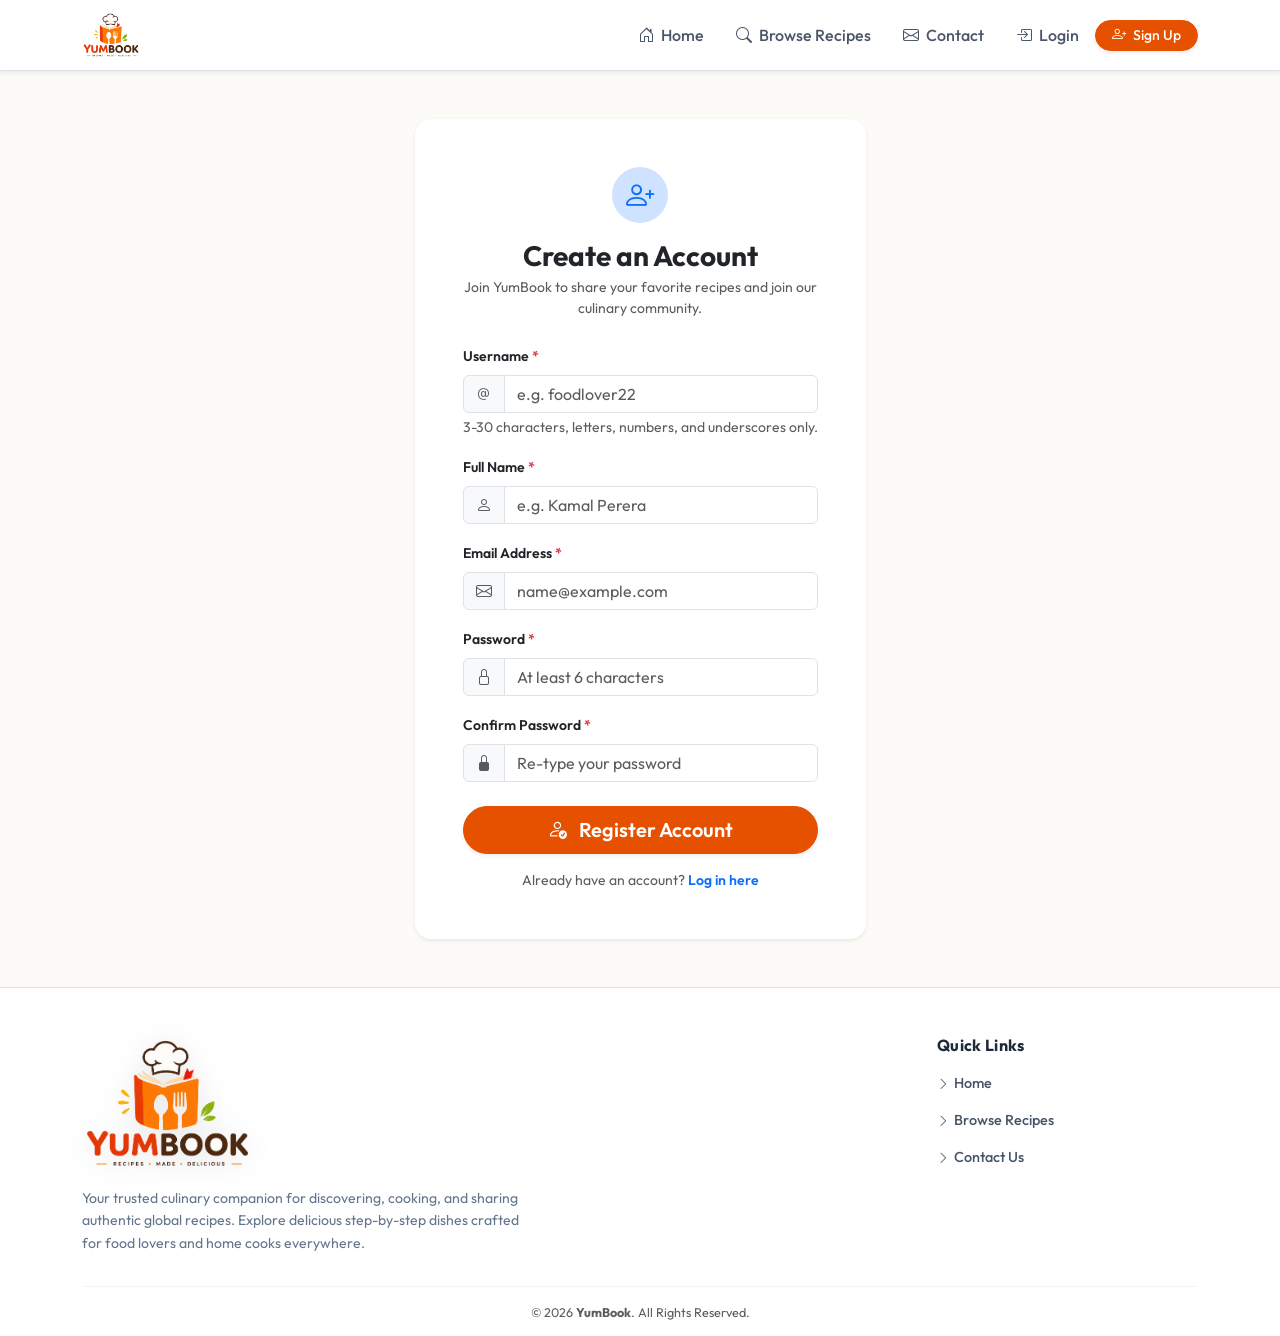
<file: register.html>
<!DOCTYPE html>
<html lang="en">
<head>
    <meta charset="UTF-8">
    <meta name="viewport" content="width=device-width, initial-scale=1.0">
    <title>Sign Up - YumBook</title>
    
    <!-- Google Fonts -->
    <link rel="preconnect" href="https://fonts.googleapis.com">
    <link rel="preconnect" href="https://fonts.gstatic.com" crossorigin>
    <link href="https://fonts.googleapis.com/css2?family=Outfit:wght@400;500;600;700;800&family=Inter:wght@400;500;600&display=swap" rel="stylesheet">
    
    <!-- Bootstrap 5 CSS -->
    <link href="https://cdn.jsdelivr.net/npm/bootstrap@5.3.3/dist/css/bootstrap.min.css" rel="stylesheet">
    
    <!-- Bootstrap Icons -->
    <link rel="stylesheet" href="https://cdn.jsdelivr.net/npm/bootstrap-icons@1.11.3/font/bootstrap-icons.min.css">
    
    <!-- Custom CSS -->
    <link rel="stylesheet" href="assets/css/style.css">
</head>
<body>

    <!-- Main Navigation Bar -->
    <nav class="navbar navbar-expand-lg navbar-light bg-white border-bottom shadow-sm sticky-top">
        <div class="container">
            <a class="navbar-brand d-flex align-items-center py-1" href="index.html">
                <img src="assets/images/logo-clean.png" alt="YumBook Logo" class="navbar-brand-logo">
            </a>
            
            <button class="navbar-toggler border-0" type="button" data-bs-toggle="collapse" data-bs-target="#navbarMain" aria-controls="navbarMain" aria-expanded="false" aria-label="Toggle navigation">
                <span class="navbar-toggler-icon"></span>
            </button>
            
            <div class="collapse navbar-collapse" id="navbarMain">
                <ul class="navbar-nav ms-auto mb-2 mb-lg-0 align-items-lg-center gap-lg-3">
                    <li class="nav-item">
                        <a class="nav-link" href="index.html">
                            <i class="bi bi-house-door me-1"></i> Home
                        </a>
                    </li>
                    <li class="nav-item">
                        <a class="nav-link" href="recipes.html">
                            <i class="bi bi-search me-1"></i> Browse Recipes
                        </a>
                    </li>
                    <li class="nav-item">
                        <a class="nav-link" href="contact.html">
                            <i class="bi bi-envelope me-1"></i> Contact
                        </a>
                    </li>
                </ul>
            </div>
        </div>
    </nav>

    <main class="py-5">
        <div class="container">
            <div class="row justify-content-center">
                <div class="col-md-7 col-lg-5">
                    <div class="card shadow-sm border-0 rounded-4">
                        <div class="card-body p-4 p-md-5">
                            <div class="text-center mb-4">
                                <div class="d-inline-flex align-items-center justify-content-center bg-primary-subtle text-primary rounded-circle mb-3" style="width: 56px; height: 56px;">
                                    <i class="bi bi-person-plus fs-3"></i>
                                </div>
                                <h1 class="h3 fw-bold mb-1">Create an Account</h1>
                                <p class="text-muted small">Join YumBook to share your favorite recipes and join our culinary community.</p>
                            </div>

                            <div id="registerAlert" class="alert alert-danger alert-dismissible fade show" style="display: none;" role="alert">
                                <i class="bi bi-exclamation-triangle-fill me-2"></i>
                                <span id="registerAlertText"></span>
                                <button type="button" class="btn-close" onclick="this.parentElement.style.display='none'"></button>
                            </div>

                            <form id="registerForm" novalidate>
                                <div class="mb-3">
                                    <label for="username" class="form-label fw-semibold small">Username <span class="text-danger">*</span></label>
                                    <div class="input-group">
                                        <span class="input-group-text bg-light text-muted"><i class="bi bi-at"></i></span>
                                        <input type="text" class="form-control" id="username" placeholder="e.g. foodlover22" required pattern="^[a-zA-Z0-9_]{3,30}$">
                                    </div>
                                    <div class="form-text small">3-30 characters, letters, numbers, and underscores only.</div>
                                </div>

                                <div class="mb-3">
                                    <label for="name" class="form-label fw-semibold small">Full Name <span class="text-danger">*</span></label>
                                    <div class="input-group">
                                        <span class="input-group-text bg-light text-muted"><i class="bi bi-person"></i></span>
                                        <input type="text" class="form-control" id="name" placeholder="e.g. Kamal Perera" required minlength="2">
                                    </div>
                                </div>

                                <div class="mb-3">
                                    <label for="email" class="form-label fw-semibold small">Email Address <span class="text-danger">*</span></label>
                                    <div class="input-group">
                                        <span class="input-group-text bg-light text-muted"><i class="bi bi-envelope"></i></span>
                                        <input type="email" class="form-control" id="email" placeholder="name@example.com" required>
                                    </div>
                                </div>

                                <div class="mb-3">
                                    <label for="password" class="form-label fw-semibold small">Password <span class="text-danger">*</span></label>
                                    <div class="input-group">
                                        <span class="input-group-text bg-light text-muted"><i class="bi bi-lock"></i></span>
                                        <input type="password" class="form-control" id="password" placeholder="At least 6 characters" required minlength="6">
                                    </div>
                                </div>

                                <div class="mb-4">
                                    <label for="confirm_password" class="form-label fw-semibold small">Confirm Password <span class="text-danger">*</span></label>
                                    <div class="input-group">
                                        <span class="input-group-text bg-light text-muted"><i class="bi bi-lock-fill"></i></span>
                                        <input type="password" class="form-control" id="confirm_password" placeholder="Re-type your password" required minlength="6">
                                    </div>
                                </div>

                                <div class="d-grid mb-3">
                                    <button type="submit" class="btn btn-primary btn-lg rounded-pill fw-semibold shadow-sm">
                                        <i class="bi bi-person-check me-2"></i> Register Account
                                    </button>
                                </div>

                                <div class="text-center text-muted small">
                                    Already have an account? 
                                    <a href="login.html" class="text-primary fw-semibold text-decoration-none">Log in here</a>
                                </div>
                            </form>
                        </div>
                    </div>
                </div>
            </div>
        </div>
    </main>

    <!-- Enhanced Modern Footer -->
    <footer class="site-footer border-top">
        <div class="container">
            <div class="row g-4 justify-content-between">
                <div class="col-lg-5 col-md-6 text-center text-md-start">
                    <a href="index.html" class="d-inline-block mb-3 text-decoration-none">
                        <img src="assets/images/logo-clean.png" alt="YumBook Logo" class="footer-brand-logo">
                    </a>
                    <p class="footer-brand-desc mb-0">
                        Your trusted culinary companion for discovering, cooking, and sharing authentic global recipes. Explore delicious step-by-step dishes crafted for food lovers and home cooks everywhere.
                    </p>
                </div>
                <div class="col-lg-3 col-md-4 text-center text-md-start ms-md-auto">
                    <h6 class="footer-section-title">Quick Links</h6>
                    <ul class="footer-nav-links list-unstyled mb-0">
                        <li><a href="index.html" class="footer-link"><i class="bi bi-chevron-right small me-1"></i>Home</a></li>
                        <li><a href="recipes.html" class="footer-link"><i class="bi bi-chevron-right small me-1"></i>Browse Recipes</a></li>
                        <li><a href="contact.html" class="footer-link"><i class="bi bi-chevron-right small me-1"></i>Contact Us</a></li>
                    </ul>
                </div>
            </div>
            <div class="footer-bottom text-center">
                <p class="text-muted small mb-0">&copy; 2026 <strong>YumBook</strong>. All Rights Reserved.</p>
            </div>
        </div>
    </footer>

    <!-- Bootstrap 5 Bundle JS -->
    <script src="https://cdn.jsdelivr.net/npm/bootstrap@5.3.3/dist/js/bootstrap.bundle.min.js"></script>
    <script src="assets/js/main.js"></script>
    <script>
        document.addEventListener('DOMContentLoaded', () => {
            if (window.getCurrentUser()) {
                window.location.href = 'dashboard.html';
                return;
            }

            const form = document.getElementById('registerForm');
            const alertBox = document.getElementById('registerAlert');
            const alertText = document.getElementById('registerAlertText');

            form.addEventListener('submit', (e) => {
                e.preventDefault();
                const username = document.getElementById('username').value.trim();
                const name = document.getElementById('name').value.trim();
                const email = document.getElementById('email').value.trim();
                const password = document.getElementById('password').value;
                const confirmPass = document.getElementById('confirm_password').value;

                if (!/^[a-zA-Z0-9_]{3,30}$/.test(username)) {
                    alertText.textContent = 'Username must be between 3 and 30 characters (letters, numbers, underscores).';
                    alertBox.style.display = 'block';
                    return;
                }

                if (name.length < 2) {
                    alertText.textContent = 'Please enter your full name.';
                    alertBox.style.display = 'block';
                    return;
                }

                if (!/^[^\s@]+@[^\s@]+\.[^\s@]+$/.test(email.toLowerCase())) {
                    alertText.textContent = 'Please enter a valid email address.';
                    alertBox.style.display = 'block';
                    return;
                }

                if (password.length < 6) {
                    alertText.textContent = 'Password must be at least 6 characters.';
                    alertBox.style.display = 'block';
                    return;
                }

                if (password !== confirmPass) {
                    alertText.textContent = 'Passwords do not match.';
                    alertBox.style.display = 'block';
                    return;
                }

                // Check duplicates
                const regUsers = JSON.parse(localStorage.getItem('yumbook_registered_users') || '[]');
                if (regUsers.some(u => u.username.toLowerCase() === username.toLowerCase())) {
                    alertText.textContent = 'Username is already taken. Please choose another.';
                    alertBox.style.display = 'block';
                    return;
                }

                if (regUsers.some(u => u.email.toLowerCase() === email.toLowerCase())) {
                    alertText.textContent = 'An account with this email already exists.';
                    alertBox.style.display = 'block';
                    return;
                }

                // Save new user
                const newUser = {
                    id: Date.now(),
                    username: username,
                    name: name,
                    email: email,
                    password: password,
                    created_at: new Date().toISOString()
                };

                regUsers.push(newUser);
                localStorage.setItem('yumbook_registered_users', JSON.stringify(regUsers));

                // Log in immediately and redirect to dashboard
                window.setCurrentUser(newUser);
                window.location.href = 'dashboard.html';
            });
        });
    </script>
</body>
</html>
</file>
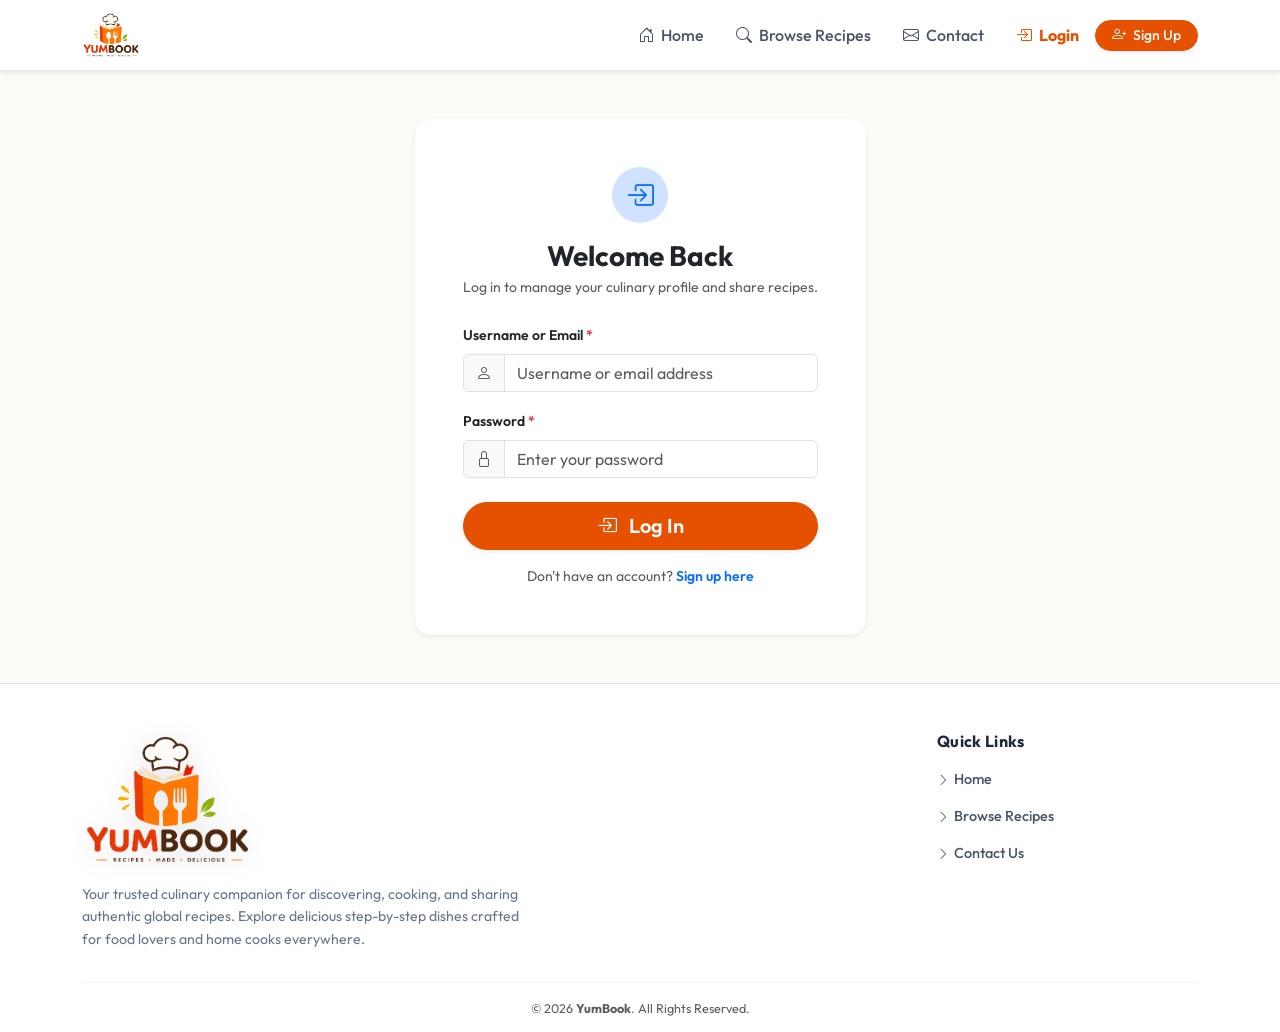
<file: auth/login.html>
<!DOCTYPE html>
<html lang="en">
<head>
    <meta charset="UTF-8">
    <meta http-equiv="refresh" content="0; url=../login.html">
    <script>window.location.href = '../login.html';</script>
    <title>Redirecting to Login - YumBook</title>
</head>
<body>
    <p>Redirecting to <a href="../login.html">Login</a>...</p>
</body>
</html>
</file>
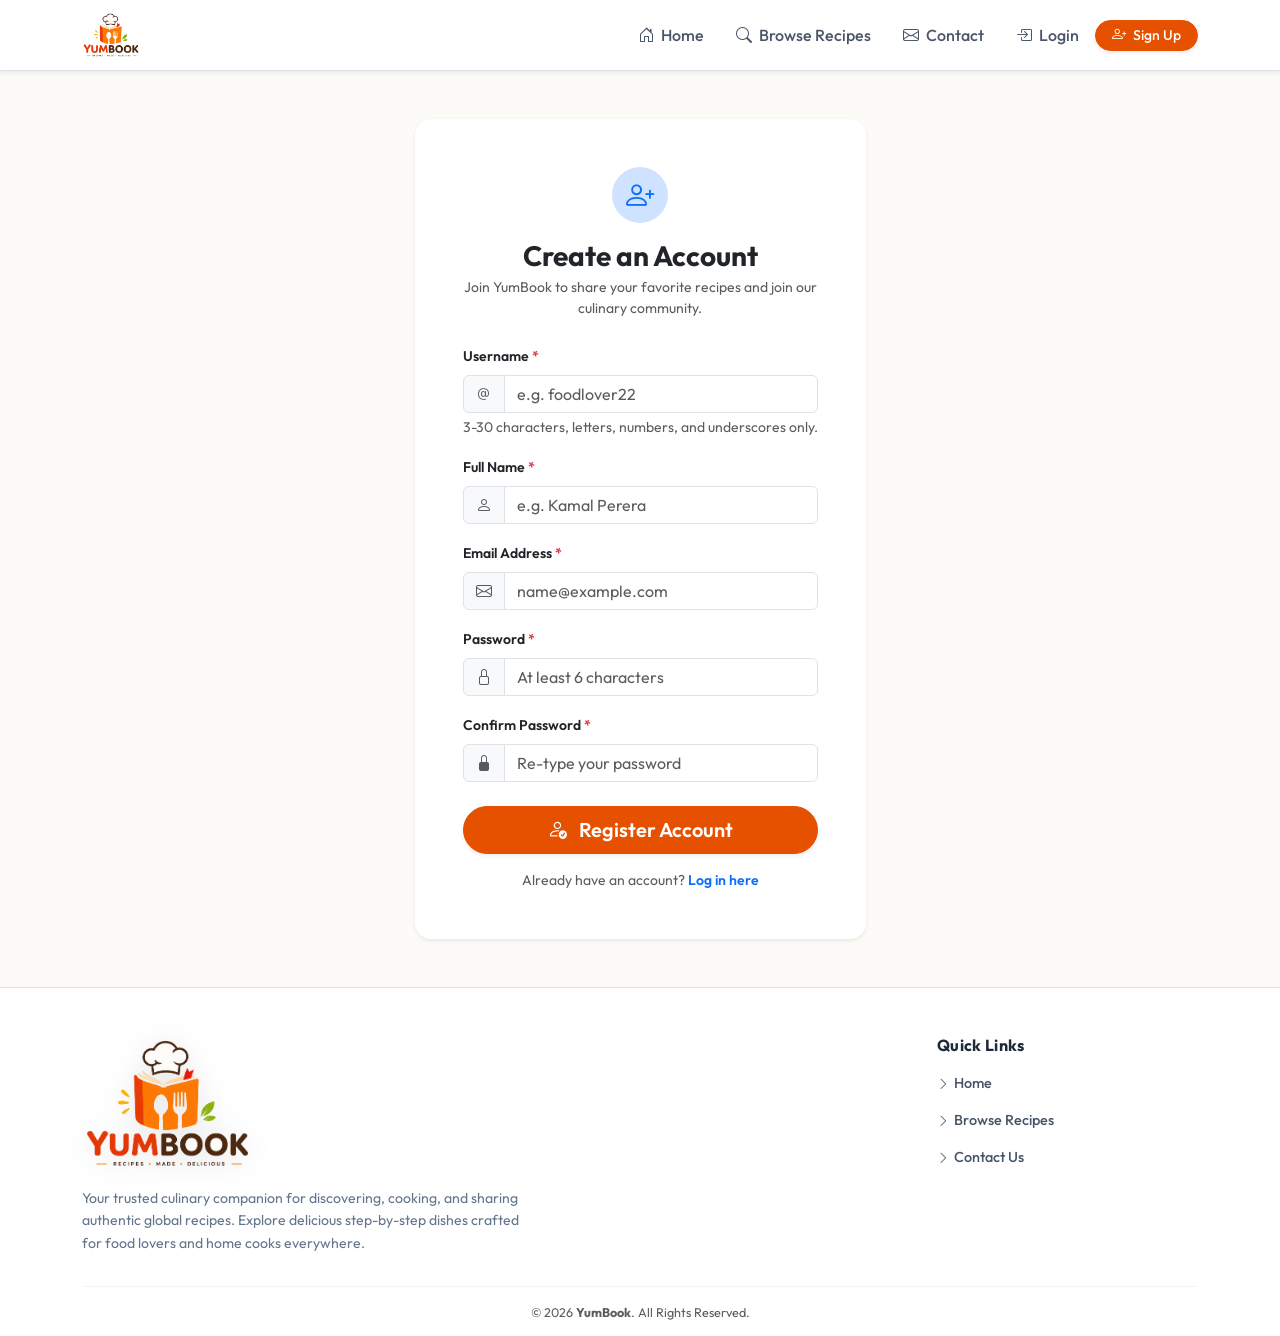
<file: auth/register.html>
<!DOCTYPE html>
<html lang="en">
<head>
    <meta charset="UTF-8">
    <meta http-equiv="refresh" content="0; url=../register.html">
    <script>window.location.href = '../register.html';</script>
    <title>Redirecting to Sign Up - YumBook</title>
</head>
<body>
    <p>Redirecting to <a href="../register.html">Sign Up</a>...</p>
</body>
</html>
</file>
<file: assets/css/style.css>
/* ==========================================================================
   YumBook - Custom Stylesheet (assets/css/style.css)
   ICT 1209: Web Technologies Mini-Project
   ========================================================================== */

:root {
    --primary-color: #e65100;
    --primary-hover: #bf360c;
    --primary-light: #fff3e0;
    --secondary-color: #455a64;
    --dark-color: #263238;
    --light-bg: #fdfbf7;
    --card-border: #f0e6dd;
}

body {
    font-family: 'Outfit', 'Inter', -apple-system, BlinkMacSystemFont, 'Segoe UI', Roboto, Oxygen, Ubuntu, Cantarell, sans-serif;
    background-color: var(--light-bg);
    color: #2d3748;
    display: flex;
    flex-direction: column;
    min-height: 100vh;
}

main {
    flex: 1 0 auto;
}

/* Custom Navigation */
.navbar-brand {
    font-weight: 700;
    font-size: 1.4rem;
    color: var(--primary-color) !important;
    letter-spacing: -0.5px;
}

.navbar-brand i {
    color: var(--primary-color);
}

.nav-link {
    font-weight: 500;
    color: #4a5568;
    transition: color 0.2s ease;
}

.nav-link:hover, .nav-link.active {
    color: var(--primary-color) !important;
}

/* Hero Section */
.hero-section {
    background: linear-gradient(135deg, #fff7ed 0%, #ffedd5 100%);
    border-radius: 1.25rem;
    padding: 3rem 2rem;
    border: 1px solid #fed7aa;
}

.hero-title {
    font-weight: 800;
    color: #431407;
    line-height: 1.2;
}

.hero-subtitle {
    color: #7c2d12;
}

/* Category Quick Chips */
.category-chip {
    display: inline-block;
    padding: 0.4rem 1rem;
    background-color: #ffffff;
    color: #431407;
    border: 1px solid #fdba74;
    border-radius: 50rem;
    text-decoration: none;
    font-size: 0.9rem;
    font-weight: 500;
    transition: all 0.2s ease;
}

.category-chip:hover, .category-chip.active {
    background-color: var(--primary-color);
    color: #ffffff;
    border-color: var(--primary-color);
    transform: translateY(-2px);
    box-shadow: 0 4px 6px -1px rgba(230, 81, 0, 0.2);
}

/* Recipe Card Styling */
.recipe-card {
    border: 1px solid var(--card-border);
    border-radius: 1rem;
    overflow: hidden;
    background-color: #ffffff;
    transition: transform 0.25s ease, box-shadow 0.25s ease;
}

.recipe-card:hover {
    transform: translateY(-4px);
    box-shadow: 0 12px 24px -6px rgba(0, 0, 0, 0.08);
}

.recipe-card-img-wrapper {
    position: relative;
    height: 220px;
    overflow: hidden;
    background-color: #f1f5f9;
}

.recipe-card-img {
    width: 100%;
    height: 100%;
    object-fit: cover;
    object-position: center 22%;
    transition: transform 0.3s ease;
}

.recipe-card[data-category="Beverages"] .recipe-card-img {
    object-position: center 15%;
}

.recipe-card:hover .recipe-card-img {
    transform: scale(1.05);
}

.recipe-card .badge-time {
    position: absolute;
    bottom: 10px;
    right: 10px;
    background: rgba(0, 0, 0, 0.7);
    color: #ffffff;
    padding: 0.3rem 0.6rem;
    border-radius: 50rem;
    font-size: 0.75rem;
    backdrop-filter: blur(4px);
}

.recipe-card .badge-cat {
    position: absolute;
    top: 10px;
    left: 10px;
    box-shadow: 0 2px 4px rgba(0,0,0,0.1);
}

/* Primary Button Styling */
.btn-primary {
    background-color: var(--primary-color);
    border-color: var(--primary-color);
    font-weight: 500;
    border-radius: 0.5rem;
    transition: all 0.2s ease;
}

.btn-primary:hover, .btn-primary:focus {
    background-color: var(--primary-hover);
    border-color: var(--primary-hover);
}

.btn-outline-primary {
    color: var(--primary-color);
    border-color: var(--primary-color);
    font-weight: 500;
    border-radius: 0.5rem;
}

.btn-outline-primary:hover {
    background-color: var(--primary-color);
    border-color: var(--primary-color);
    color: #ffffff;
}

/* Star Rating Component */
.star-rating i {
    color: #f59e0b;
}

.rating-widget .star-btn {
    font-size: 1.75rem;
    color: #d1d5db;
    cursor: pointer;
    transition: color 0.15s ease, transform 0.15s ease;
}

.rating-widget .star-btn:hover,
.rating-widget .star-btn.active {
    color: #f59e0b;
    transform: scale(1.15);
}

/* Custom Pink Badge for Dessert */
.bg-pink {
    background-color: #ec4899 !important;
}

/* Step & Ingredient Lists */
.ingredient-list li {
    padding: 0.6rem 0;
    border-bottom: 1px dashed #e2e8f0;
}

.ingredient-list li:last-child {
    border-bottom: none;
}

.step-card {
    border-left: 4px solid var(--primary-color);
    background-color: #ffffff;
    border-radius: 0 0.5rem 0.5rem 0;
}

.step-number {
    display: inline-flex;
    align-items: center;
    justify-content: center;
    width: 32px;
    height: 32px;
    background-color: var(--primary-light);
    color: var(--primary-color);
    font-weight: 700;
    border-radius: 50%;
}

/* Sidebar filter cards */
.filter-card {
    border-radius: 0.75rem;
    border: 1px solid var(--card-border);
}

/* Navbar Brand Logo */
.navbar-brand-logo {
    height: 46px;
    width: auto;
    object-fit: contain;
    transition: transform 0.2s ease;
}

.navbar-brand:hover .navbar-brand-logo {
    transform: scale(1.04);
}

/* Enhanced Modern Footer */
.site-footer {
    background-color: #ffffff;
    color: #64748b;
    border-top: 1px solid #e2e8f0;
    margin-top: auto;
    font-size: 0.9rem;
    padding-top: 3rem;
    padding-bottom: 0.85rem;
}

.site-footer a {
    color: #475569;
    text-decoration: none;
    transition: all 0.2s ease;
}

.site-footer a:hover {
    color: #e65100;
}

.footer-brand-logo {
    height: 135px;
    width: auto;
    max-width: 220px;
    object-fit: contain;
    transition: transform 0.2s ease, opacity 0.2s ease;
    filter: drop-shadow(0 4px 14px rgba(0, 0, 0, 0.09));
}

@media (max-width: 768px) {
    .footer-brand-logo {
        height: 110px;
        max-width: 180px;
    }
}

.footer-brand-logo:hover {
    transform: scale(1.03);
    opacity: 0.98;
}

.footer-brand-desc {
    color: #64748b;
    font-size: 0.88rem;
    line-height: 1.6;
    max-width: 440px;
}

.footer-section-title {
    color: #1e293b;
    font-weight: 700;
    font-size: 1rem;
    letter-spacing: 0.02em;
    margin-bottom: 1rem;
}

.footer-nav-links {
    margin: 0;
    padding: 0;
    display: flex;
    flex-direction: column;
    gap: 0.65rem;
}

.footer-nav-links li {
    font-size: 0.9rem;
    font-weight: 500;
}

.footer-nav-links .footer-link {
    display: inline-flex;
    align-items: center;
    color: #475569;
    padding: 0.15rem 0;
    transition: all 0.2s ease;
}

.footer-nav-links .footer-link:hover {
    color: #e65100;
    transform: translateX(4px);
}

.footer-bottom {
    padding-top: 1rem;
    margin-top: 2rem;
    border-top: 1px solid #f1f5f9;
}

/* Floating Circular Back-to-Top Button */
.floating-back-to-top {
    position: fixed;
    bottom: 24px;
    right: 24px;
    width: 48px;
    height: 48px;
    border-radius: 50%;
    background: linear-gradient(135deg, #f97316 0%, #e65100 100%);
    color: #ffffff;
    border: none;
    outline: none;
    box-shadow: 0 4px 14px rgba(230, 81, 0, 0.35);
    display: flex;
    align-items: center;
    justify-content: center;
    font-size: 1.25rem;
    cursor: pointer;
    z-index: 1040;
    opacity: 0;
    visibility: hidden;
    transform: translateY(14px);
    transition: opacity 0.3s ease, visibility 0.3s ease, transform 0.3s ease, box-shadow 0.2s ease, background 0.2s ease;
}

.floating-back-to-top:hover {
    background: linear-gradient(135deg, #ea580c 0%, #c2410c 100%);
    color: #ffffff;
    transform: translateY(-3px);
    box-shadow: 0 6px 20px rgba(230, 81, 0, 0.45);
}

.floating-back-to-top:active {
    transform: translateY(0);
}

.floating-back-to-top.show {
    opacity: 1;
    visibility: visible;
    transform: translateY(0);
}
</file>
